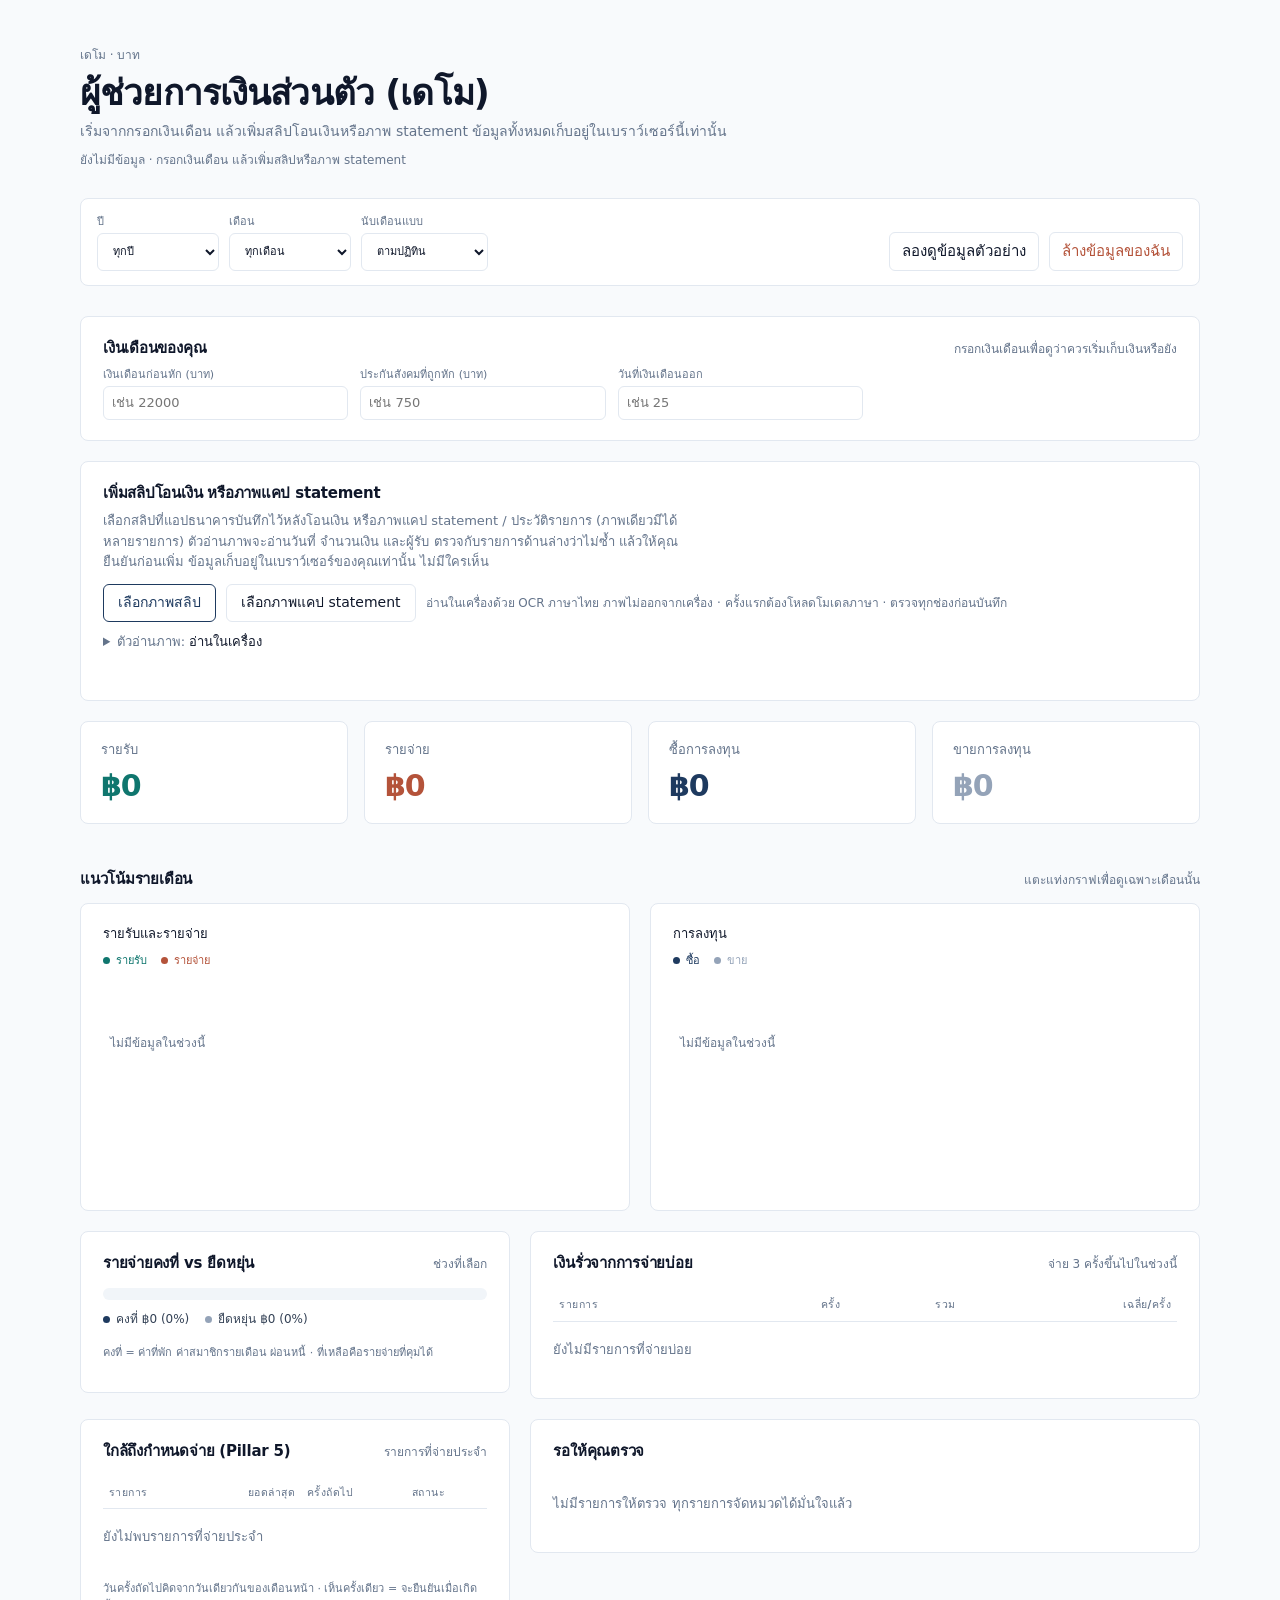
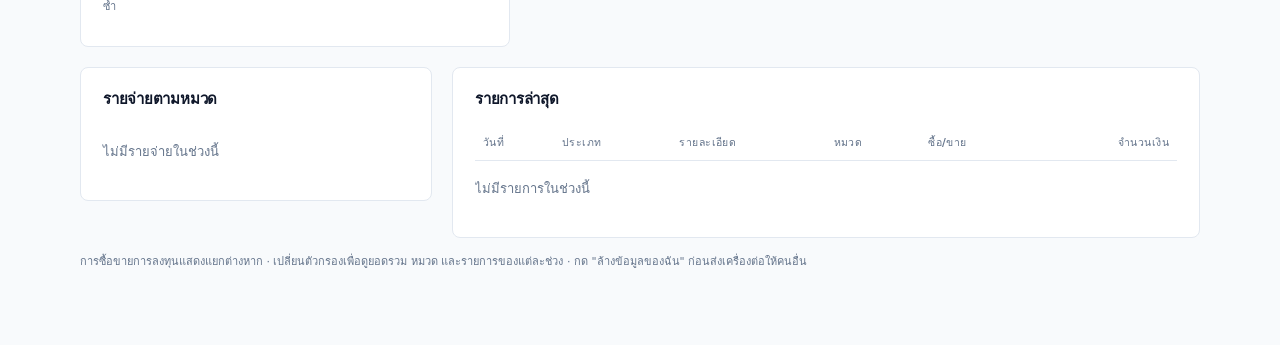
<file: demo/try-finance.html>
<!doctype html>
<html lang="th">
<head>
  <meta charset="utf-8">
  <meta name="viewport" content="width=device-width, initial-scale=1">
  <meta name="color-scheme" content="light">
  <title>Finance Agent Demo</title>
  <style>
    [hidden] { display: none !important; }
    :root {
      color-scheme: light;
      --page: #F8FAFC;
      --ink: #0F172A;
      --muted: #64748B;
      --line: #E2E8F0;
      --income: #0F766E;
      --expense: #B4533A;
      --buy: #1E3A5F;
      --sell: #94A3B8;
      --error: #a13e32;
      --soft: #F1F5F9;
    }
    * { box-sizing: border-box; }
    body {
      margin: 0;
      background: var(--page);
      color: var(--ink);
      font: 15px/1.55 Inter, system-ui, -apple-system, "Segoe UI", sans-serif;
    }
    button, select, input { font: inherit; }
    .app { width: min(1120px, 100%); margin: 0 auto; padding: 46px 30px 64px; }
    .topline { display: flex; align-items: flex-start; justify-content: space-between; gap: 24px; }
    .eyebrow { margin: 0 0 7px; color: var(--muted); font-size: 12px; letter-spacing: 0; text-transform: uppercase; }
    h1 { margin: 0; font-size: clamp(27px, 4vw, 35px); line-height: 1.2; letter-spacing: -.035em; font-weight: 550; }
    .subtitle { margin: 7px 0 0; color: var(--muted); font-size: 14px; }
    .status { margin-top: 9px; color: var(--muted); font-size: 12px; }
    .filters { display: flex; align-items: end; flex-wrap: wrap; gap: 10px; margin: 28px 0 30px; padding: 14px 0; border-top: 1px solid var(--line); border-bottom: 1px solid var(--line); }
    .filters label { display: grid; gap: 3px; color: var(--muted); font-size: 11px; }
    select, .button, .file-button {
      min-height: 38px;
      padding: 7px 11px;
      border: 1px solid var(--line);
      border-radius: 7px;
      background: transparent;
      color: var(--ink);
    }
    select { min-width: 122px; }
    .button, .file-button { cursor: pointer; }
    .button:hover, .file-button:hover, select:hover { border-color: #b8c4bc; }
    .button { margin-left: auto; }
    .file-picker { display: grid; }
    .file-picker input { max-width: 240px; }
    .error { margin: -14px 0 22px; padding: 11px 13px; border-left: 2px solid var(--error); color: var(--error); background: #fbf1ef; font-size: 13px; }
    .error[hidden] { display: none; }
    .summary { display: grid; grid-template-columns: repeat(4, minmax(0, 1fr)); margin: 0 0 44px; }
    .metric { min-width: 0; padding: 0 22px; border-left: 1px solid var(--line); }
    .metric:first-child { padding-left: 0; border-left: 0; }
    .metric-label { color: var(--muted); font-size: 13px; }
    .metric-value { margin-top: 7px; font-size: clamp(22px, 3vw, 30px); font-weight: 500; letter-spacing: -.035em; line-height: 1.25; font-variant-numeric: tabular-nums; white-space: nowrap; }
    .income-value { color: var(--income); }
    .expense-value { color: var(--expense); }
    .buy-value { color: var(--buy); }
    .sell-value { color: var(--sell); }
    .section { margin-top: 42px; }
    .section-heading { display: flex; align-items: baseline; justify-content: space-between; gap: 12px; margin-bottom: 13px; }
    h2 { margin: 0; font-size: 17px; font-weight: 550; letter-spacing: -.015em; }
    .section-note { color: var(--muted); font-size: 12px; }
    .chart-grid { display: grid; grid-template-columns: repeat(2, minmax(0, 1fr)); gap: 34px; }
    .chart-block { min-width: 0; }
    .chart-title { margin: 0 0 8px; font-size: 13px; font-weight: 500; }
    .chart-legend { display: flex; flex-wrap: wrap; gap: 14px; margin: 0 0 4px; color: var(--muted); font-size: 11px; }
    .legend-item { display: inline-flex; align-items: center; gap: 6px; }
    .legend-dot { width: 7px; height: 7px; border-radius: 50%; background: currentColor; }
    .legend-income { color: var(--income); }
    .legend-expense { color: var(--expense); }
    .legend-buy { color: var(--buy); }
    .legend-sell { color: var(--sell); }
    svg.chart { display: block; width: 100%; height: auto; overflow: visible; }
    .content-grid { display: grid; grid-template-columns: minmax(0, .9fr) minmax(0, 1.4fr); gap: 54px; align-items: start; }
    .category-list { display: grid; gap: 13px; }
    .category-row { display: grid; grid-template-columns: minmax(90px, 125px) minmax(50px, 1fr) auto; gap: 11px; align-items: center; font-size: 12px; }
    .category-name { overflow: hidden; color: #334155; text-overflow: ellipsis; white-space: nowrap; }
    .category-track { height: 6px; overflow: hidden; border-radius: 99px; background: var(--soft); }
    .category-bar { height: 100%; border-radius: inherit; background: #1E3A5F; }
    .category-amount { color: var(--muted); text-align: right; font-variant-numeric: tabular-nums; white-space: nowrap; }
    .empty-state { padding: 18px 0; color: var(--muted); font-size: 13px; }
    .table-wrap { overflow-x: auto; border-top: 1px solid var(--line); }
    table { width: 100%; border-collapse: collapse; min-width: 660px; }
    th, td { padding: 10px 8px; border-bottom: 1px solid var(--line); text-align: left; vertical-align: top; }
    th { color: var(--muted); font-size: 11px; font-weight: 450; white-space: nowrap; }
    td { font-size: 12px; }
    td.money { text-align: right; white-space: nowrap; font-variant-numeric: tabular-nums; }
    td.date, td.type, td.action { white-space: nowrap; }
    td.description { min-width: 140px; }
    .type-income { color: var(--income); }
    .type-expense { color: var(--expense); }
    .type-investment { color: var(--buy); }
    tr.needs-review td { background: #FFFBEB; }
    .quality-flag { color: #92400E; font-size: 11px; }
    .footnote { margin-top: 15px; color: var(--muted); font-size: 11px; }
    .health { display: grid; grid-template-columns: minmax(0, 1.1fr) minmax(0, 1fr); gap: 34px; margin: 0 0 44px; padding: 26px 28px; border: 1px solid var(--line); border-left: 4px solid var(--expense); border-radius: 10px; background: #fff; }
    .health.good { border-left-color: var(--income); }
    .health.watch { border-left-color: var(--buy); }
    .verdict { margin: 4px 0 6px; font-size: clamp(24px, 3.4vw, 31px); font-weight: 600; letter-spacing: -.03em; line-height: 1.2; }
    .health .verdict { color: var(--expense); }
    .health.good .verdict { color: var(--income); }
    .health.watch .verdict { color: var(--buy); }
    .health-reason { margin: 0; color: #334155; font-size: 14px; }
    .health-actions { margin: 12px 0 0; padding-left: 18px; font-size: 13px; color: #334155; }
    .health-actions li { margin-top: 4px; }
    .calc { display: grid; gap: 7px; font-size: 13px; font-variant-numeric: tabular-nums; }
    .calc-row { display: flex; justify-content: space-between; gap: 12px; padding-bottom: 7px; border-bottom: 1px solid var(--line); }
    .calc-row span:first-child { color: var(--muted); }
    .calc-row.total { border-bottom: 0; font-weight: 600; }
    .calc-note { color: var(--muted); font-size: 11px; }
    .split-track { display: flex; height: 12px; overflow: hidden; border-radius: 99px; background: var(--soft); margin: 6px 0 10px; }
    .split-fixed { background: #1E3A5F; }
    .split-var { background: #94A3B8; }
    .split-legend { display: flex; flex-wrap: wrap; gap: 16px; font-size: 12px; color: #334155; font-variant-numeric: tabular-nums; }
    .mini-table { width: 100%; min-width: 0; }
    .mini-table td, .mini-table th { padding: 8px 6px; }
    .badge { display: inline-block; padding: 1px 7px; border-radius: 99px; font-size: 10.5px; background: var(--soft); color: var(--muted); white-space: nowrap; }
    .badge.soon { background: #fbefe9; color: var(--expense); }
    .badge.ok { background: #e9f3ee; color: var(--income); }
    .review-list { display: grid; gap: 8px; }
    .review-item { padding: 10px 12px; border-radius: 8px; background: #FFFBEB; font-size: 12px; }
    .review-item b { font-weight: 550; }
    .review-flag { color: #92400E; font-size: 11px; }
    .view-note { margin: -18px 0 22px; color: var(--muted); font-size: 12px; }
    .view-note[hidden] { display: none; }
    @media (max-width: 760px) {
      .health { grid-template-columns: minmax(0, 1fr); padding: 20px 18px; gap: 22px; }
    }
    @media (max-width: 760px) {
      .app { padding: 30px 18px 46px; }
      .summary { grid-template-columns: repeat(2, minmax(0, 1fr)); row-gap: 22px; margin-bottom: 36px; }
      .metric { padding-left: 16px; }
      .metric:nth-child(odd) { padding-left: 0; border-left: 0; }
      .chart-grid, .content-grid { grid-template-columns: minmax(0, 1fr); gap: 30px; }
      .content-grid { gap: 40px; }
      .button { margin-left: 0; }
    }
    @media (max-width: 390px) {
      .app { padding-inline: 14px; }
      .metric { padding-right: 8px; padding-left: 12px; }
      .metric-value { font-size: 21px; }
      .category-row { grid-template-columns: 90px minmax(30px, 1fr) auto; gap: 7px; }
    }
    /* ---- Card layout ---- */
    .app { width: min(1180px, 100%); }
    .filters { border: 1px solid var(--line); border-radius: 8px; background: #FFFFFF; padding: 14px 16px; }
    .summary { gap: 16px; }
    .summary .metric, .metric:first-child { padding: 18px 20px; border: 1px solid var(--line); border-radius: 8px; background: #FFFFFF; }
    .metric-value { font-weight: 600; }
    .chart-grid, .content-grid { gap: 20px; }
    .chart-block, .content-grid > div { padding: 20px 22px; border: 1px solid var(--line); border-radius: 8px; background: #FFFFFF; }
    .section { margin-top: 20px; }
    .section > .section-heading { margin-bottom: 12px; }
    .health { border-radius: 8px; border-left-width: 4px; background: #FFFFFF; margin-bottom: 20px; }
    h1 { font-weight: 650; letter-spacing: -.025em; }
    h2 { font-size: 15px; font-weight: 600; }
    th { font-weight: 550; text-transform: uppercase; letter-spacing: .04em; font-size: 10.5px; }
    select, .button, .file-button { border-radius: 6px; background: #FFFFFF; }
    .button { background: #1E3A5F; border-color: #1E3A5F; color: #FFFFFF; }
    .button:hover { background: #0F172A; border-color: #0F172A; }
    .table-wrap { border-top: 0; }
    .badge.ok { background: #E6F2F1; }
    .ghost-button { min-height: 38px; padding: 7px 12px; border: 1px solid var(--line); border-radius: 6px; background: #FFFFFF; color: var(--ink); cursor: pointer; }
    .ghost-button:hover { border-color: #94A3B8; }
    .ghost-button.danger { color: var(--expense); }
    #example-button { margin-left: auto; }
    .salary-form { max-width: 760px; }
    .clear-confirm { display: flex; flex-wrap: wrap; gap: 10px; align-items: center; justify-content: space-between; margin: 0 0 20px; }
    .clear-confirm[hidden] { display: none; }
    @media (max-width: 760px) { #example-button { margin-left: 0; } }
    .reader-box { margin: 10px 0 0; font-size: 13px; }
    .reader-box summary { cursor: pointer; color: var(--muted); }
    .reader-label { color: var(--ink); font-weight: 550; }
    .reader-body { display: grid; gap: 8px; margin-top: 8px; padding: 12px; border: 1px solid var(--line); border-radius: 6px; background: var(--soft); }
    .reader-option { display: flex; gap: 8px; align-items: flex-start; cursor: pointer; }
    .reader-option span { display: grid; }
    .reader-option small { color: var(--muted); font-size: 12px; }
    .reader-api { display: grid; gap: 8px; padding-left: 24px; }
    .reader-api label { display: grid; gap: 3px; color: var(--muted); font-size: 12px; }
    .reader-api input[type=password], .reader-api input[type=text] { min-height: 34px; padding: 5px 8px; border: 1px solid var(--line); border-radius: 6px; background: #FFFFFF; color: var(--ink); max-width: 360px; }
    .reader-api .reader-remember { display: flex; gap: 6px; align-items: center; color: var(--ink); }
    .reader-help { margin: 0; color: var(--muted); font-size: 12px; }
    .reader-consent { margin: 8px 0; padding: 10px 12px; border: 1px solid #E8C9BC; border-radius: 6px; background: #FBEFE9; font-size: 13px; }
    .reader-consent p { margin: 0 0 8px; }
    .slip-panel { margin: 0 0 20px; padding: 20px 22px; border: 1px solid var(--line); border-radius: 8px; background: #FFFFFF; }
    .slip-panel .section-heading { margin-bottom: 6px; }
    .slip-intro { margin: 0 0 12px; color: var(--muted); font-size: 13px; max-width: 70ch; }
    .slip-actions { display: flex; flex-wrap: wrap; gap: 10px; align-items: center; }
    .slip-choose { display: inline-flex; align-items: center; min-height: 38px; padding: 7px 14px; border: 1px solid #1E3A5F; border-radius: 6px; color: #1E3A5F; background: #FFFFFF; cursor: pointer; font-size: 14px; }
    .slip-choose:hover { background: #F1F5F9; }
    .slip-choose:focus-within { outline: 2px solid #1E3A5F; outline-offset: 2px; }
    .slip-choose input { position: absolute; width: 1px; height: 1px; opacity: 0; }
    .slip-note { color: var(--muted); font-size: 12px; }
    .slip-cards { display: grid; gap: 14px; margin-top: 14px; }
    .slip-card { display: grid; grid-template-columns: 120px minmax(0, 1fr); gap: 16px; padding: 14px; border: 1px solid var(--line); border-radius: 8px; background: #F8FAFC; }
    .slip-card img { width: 120px; max-width: 100%; max-height: 200px; object-fit: contain; object-position: top; border: 1px solid var(--line); border-radius: 4px; background: #FFFFFF; }
    .slip-form { display: grid; grid-template-columns: repeat(3, minmax(0, 1fr)); gap: 10px 12px; align-content: start; }
    .slip-form label { display: grid; gap: 3px; color: var(--muted); font-size: 11px; min-width: 0; }
    .slip-form input, .slip-form select { min-height: 34px; padding: 5px 8px; border: 1px solid var(--line); border-radius: 6px; background: #FFFFFF; color: var(--ink); font: inherit; font-size: 13px; min-width: 0; width: 100%; }
    .slip-form .wide { grid-column: 1 / -1; }
    .slip-status { grid-column: 1 / -1; display: flex; flex-wrap: wrap; gap: 8px; align-items: center; font-size: 12px; color: var(--muted); }
    .slip-warn { grid-column: 1 / -1; padding: 8px 10px; border-radius: 6px; background: #FFFBEB; color: #92400E; font-size: 12px; }
    .slip-buttons { grid-column: 1 / -1; display: flex; gap: 8px; flex-wrap: wrap; }
    .slip-buttons button { min-height: 34px; padding: 6px 14px; border-radius: 6px; border: 1px solid var(--line); background: #FFFFFF; color: var(--ink); cursor: pointer; font-size: 13px; }
    .slip-buttons button.primary { background: #1E3A5F; border-color: #1E3A5F; color: #FFFFFF; }
    .slip-buttons button:disabled { opacity: .5; cursor: default; }
    .saved-slips { margin-top: 14px; display: grid; gap: 6px; }
    .saved-slip { display: flex; justify-content: space-between; gap: 12px; align-items: center; padding: 8px 10px; border: 1px solid var(--line); border-radius: 6px; font-size: 12px; }
    .saved-slip span { min-width: 0; overflow-wrap: anywhere; }
    .saved-slip button { border: 1px solid var(--line); background: #FFFFFF; border-radius: 6px; padding: 3px 10px; cursor: pointer; font-size: 12px; color: var(--expense); }
    .sr-only { position: absolute; width: 1px; height: 1px; overflow: hidden; clip: rect(0 0 0 0); white-space: nowrap; }
    .slip-choose.secondary { border-color: var(--line); color: var(--ink); }
    .stmt-card { grid-template-columns: 120px minmax(0, 1fr); }
    .stmt-body { display: grid; gap: 10px; align-content: start; min-width: 0; }
    .stmt-wrap { overflow-x: auto; border: 1px solid var(--line); border-radius: 6px; background: #FFFFFF; max-height: 520px; overflow-y: auto; }
    @media (max-width: 760px) { .stmt-card img { max-height: 140px; } }
    .stmt-table { width: 100%; min-width: 790px; border-collapse: collapse; font-size: 12px; table-layout: fixed; }
    .stmt-table th { position: sticky; top: 0; background: #F1F5F9; text-align: left; font-weight: 600; color: var(--muted); font-size: 11px; padding: 6px; border-bottom: 1px solid var(--line); }
    .stmt-table th:nth-child(1) { width: 34px; } .stmt-table th:nth-child(2) { width: 132px; } .stmt-table th:nth-child(3) { width: 118px; } .stmt-table th:nth-child(5) { width: 104px; } .stmt-table th:nth-child(6) { width: 112px; } .stmt-table th:nth-child(7) { width: 136px; }
    .stmt-table td { padding: 4px 6px; border-top: 1px solid var(--line); vertical-align: middle; }
    .stmt-table input:not([type=checkbox]), .stmt-table select { width: 100%; min-width: 0; min-height: 30px; padding: 3px 6px; border: 1px solid var(--line); border-radius: 5px; background: #FFFFFF; color: var(--ink); font: inherit; font-size: 12px; }
    .stmt-table input[type=checkbox] { width: 16px; height: 16px; }
    .stmt-table tr.stmt-unsure td { background: #FFFBEB; }
    .stmt-table tr.stmt-dup td { background: #F1F5F9; }
    .stmt-table tr.stmt-off td input:not([type=checkbox]), .stmt-table tr.stmt-off td select { color: var(--muted); }
    .stmt-table tr.stmt-missing td { background: #FEF2F2; }
    .stmt-table tr.stmt-note-row td { border-top: 0; padding: 0 6px 6px 46px; color: #92400E; font-size: 11px; }
    .stmt-table tr.stmt-dup + tr.stmt-note-row td { color: var(--muted); }
    @media (max-width: 760px) {
      .slip-card { grid-template-columns: minmax(0, 1fr); }
      .slip-card img { width: 100%; max-height: 260px; }
      .slip-form { grid-template-columns: repeat(2, minmax(0, 1fr)); }
    }
    .content-grid:last-of-type { grid-template-columns: minmax(0, .8fr) minmax(0, 1.7fr); }
    .content-grid table:not(.mini-table) { min-width: 0; }
    td.money { padding-left: 4px; }
    @media (max-width: 760px) { .content-grid:last-of-type { grid-template-columns: minmax(0, 1fr); } .content-grid table:not(.mini-table) { min-width: 560px; } }
    @media (max-width: 760px) {
      .summary { gap: 12px; }
      .summary .metric, .metric:nth-child(odd) { padding: 14px 16px; border: 1px solid var(--line); }
      .chart-block, .content-grid > div { padding: 16px; }
    }
  </style>
  <main class="app">
    <header class="topline">
      <div>
        <p class="eyebrow">เดโม · บาท</p>
        <h1>ผู้ช่วยการเงินส่วนตัว (เดโม)</h1>
        <p class="subtitle">เริ่มจากกรอกเงินเดือน แล้วเพิ่มสลิปโอนเงินหรือภาพ statement ข้อมูลทั้งหมดเก็บอยู่ในเบราว์เซอร์นี้เท่านั้น</p>
        <div id="status" class="status" role="status" aria-live="polite">กำลังโหลด…</div>
      </div>
    </header>

    <section class="filters" aria-label="ตัวกรอง">
      <label for="year-filter">ปี
        <select id="year-filter" disabled><option>กำลังโหลด…</option></select>
      </label>
      <label for="month-filter">เดือน
        <select id="month-filter" disabled>
          <option value="all">ทุกเดือน</option>
          <option value="01">มกราคม</option><option value="02">กุมภาพันธ์</option><option value="03">มีนาคม</option>
          <option value="04">เมษายน</option><option value="05">พฤษภาคม</option><option value="06">มิถุนายน</option>
          <option value="07">กรกฎาคม</option><option value="08">สิงหาคม</option><option value="09">กันยายน</option>
          <option value="10">ตุลาคม</option><option value="11">พฤศจิกายน</option><option value="12">ธันวาคม</option>
        </select>
      </label>
      <label for="view-filter">นับเดือนแบบ
        <select id="view-filter">
          <option value="calendar">ตามปฏิทิน</option>
          <option value="cycle">ตามรอบเงินเดือน</option>
        </select>
      </label>
      <button id="example-button" class="ghost-button" type="button">ลองดูข้อมูลตัวอย่าง</button>
      <button id="clear-button" class="ghost-button danger" type="button">ล้างข้อมูลของฉัน</button>
    </section>

    <div id="error-message" class="error" role="alert" hidden></div>
    <p id="view-note" class="view-note" hidden></p>

    <section class="slip-panel" aria-labelledby="salary-heading">
      <div class="section-heading"><h2 id="salary-heading">เงินเดือนของคุณ</h2><span id="salary-note" class="section-note"></span></div>
      <div class="slip-form salary-form">
        <label for="gross-input">เงินเดือนก่อนหัก (บาท)<input id="gross-input" type="number" min="0" step="1" placeholder="เช่น 22000"></label>
        <label for="sso-input">ประกันสังคมที่ถูกหัก (บาท)<input id="sso-input" type="number" min="0" step="1" placeholder="เช่น 750"></label>
        <label for="payday-input">วันที่เงินเดือนออก<input id="payday-input" type="number" min="1" max="31" step="1" placeholder="เช่น 25"></label>
      </div>
    </section>
    <div id="clear-confirm" class="slip-warn clear-confirm" hidden>
      <span>ลบทุกอย่างที่กรอกในหน้านี้ (เงินเดือน สลิป และรายการจาก statement) ใช่ไหม? ลบแล้วกู้คืนไม่ได้</span>
      <span class="slip-buttons"><button id="clear-yes" type="button" class="primary">ลบข้อมูลของฉัน</button><button id="clear-no" type="button">ยกเลิก</button></span>
    </div>

    <section id="slip-panel" class="slip-panel" aria-labelledby="slip-heading">
      <div class="section-heading"><h2 id="slip-heading">เพิ่มสลิปโอนเงิน หรือภาพแคป statement</h2><span id="slip-count" class="section-note"></span></div>
      <p class="slip-intro">เลือกสลิปที่แอปธนาคารบันทึกไว้หลังโอนเงิน หรือภาพแคป statement / ประวัติรายการ (ภาพเดียวมีได้หลายรายการ) ตัวอ่านภาพจะอ่านวันที่ จำนวนเงิน และผู้รับ ตรวจกับรายการด้านล่างว่าไม่ซ้ำ แล้วให้คุณยืนยันก่อนเพิ่ม ข้อมูลเก็บอยู่ในเบราว์เซอร์ของคุณเท่านั้น ไม่มีใครเห็น</p>
      <div class="slip-actions">
        <label class="slip-choose" for="slip-file">เลือกภาพสลิป<input id="slip-file" type="file" accept="image/png,image/jpeg,image/webp" multiple></label>
        <label class="slip-choose secondary" for="stmt-file">เลือกภาพแคป statement<input id="stmt-file" type="file" accept="image/png,image/jpeg,image/webp" multiple></label>
        <span id="slip-note" class="slip-note">กำลังตรวจว่าอ่านสลิปได้ไหม…</span>
      </div>
      <div id="reader-box"></div>
      <div id="slip-cards" class="slip-cards"></div>
      <div id="saved-slips" class="saved-slips"></div>
    </section>

    <section id="health" class="health" aria-labelledby="verdict" hidden>
      <div>
        <div class="metric-label">สุขภาพการเงินในเดือนทั่วไป</div>
        <div id="verdict" class="verdict">—</div>
        <p id="health-reason" class="health-reason"></p>
        <ul id="health-actions" class="health-actions"></ul>
      </div>
      <div class="calc" id="health-calc"></div>
    </section>

    <section class="summary" aria-label="ยอดรวมของช่วงที่เลือก">
      <article class="metric"><div class="metric-label">รายรับ</div><div id="total-income" class="metric-value income-value">—</div></article>
      <article class="metric"><div class="metric-label">รายจ่าย</div><div id="total-expense" class="metric-value expense-value">—</div></article>
      <article class="metric"><div class="metric-label">ซื้อการลงทุน</div><div id="total-buy" class="metric-value buy-value">—</div></article>
      <article class="metric"><div class="metric-label">ขายการลงทุน</div><div id="total-sell" class="metric-value sell-value">—</div></article>
    </section>

    <section class="section" aria-labelledby="trend-heading">
      <div class="section-heading">
        <h2 id="trend-heading">แนวโน้มรายเดือน</h2>
        <span class="section-note">แตะแท่งกราฟเพื่อดูเฉพาะเดือนนั้น</span>
      </div>
      <div class="chart-grid">
        <div class="chart-block">
          <h3 class="chart-title">รายรับและรายจ่าย</h3>
          <div class="chart-legend" aria-hidden="true"><span class="legend-item legend-income"><i class="legend-dot"></i>รายรับ</span><span class="legend-item legend-expense"><i class="legend-dot"></i>รายจ่าย</span></div>
          <svg id="flow-chart" class="chart" role="img" aria-label="กราฟรายรับและรายจ่ายรายเดือน"></svg>
        </div>
        <div class="chart-block">
          <h3 class="chart-title">การลงทุน</h3>
          <div class="chart-legend" aria-hidden="true"><span class="legend-item legend-buy"><i class="legend-dot"></i>ซื้อ</span><span class="legend-item legend-sell"><i class="legend-dot"></i>ขาย</span></div>
          <svg id="investment-chart" class="chart" role="img" aria-label="กราฟซื้อขายการลงทุนรายเดือน"></svg>
        </div>
      </div>
    </section>

    <section class="section content-grid">
      <div>
        <div class="section-heading"><h2>รายจ่ายคงที่ vs ยืดหยุ่น</h2><span class="section-note">ช่วงที่เลือก</span></div>
        <div id="split-track" class="split-track"></div>
        <div id="split-legend" class="split-legend"></div>
        <p class="footnote">คงที่ = ค่าที่พัก ค่าสมาชิกรายเดือน ผ่อนหนี้ · ที่เหลือคือรายจ่ายที่คุมได้</p>
      </div>
      <div>
        <div class="section-heading"><h2>เงินรั่วจากการจ่ายบ่อย</h2><span class="section-note">จ่าย 3 ครั้งขึ้นไปในช่วงนี้</span></div>
        <div class="table-wrap">
          <table class="mini-table">
            <thead><tr><th>รายการ</th><th style="text-align:right">ครั้ง</th><th style="text-align:right">รวม</th><th style="text-align:right">เฉลี่ย/ครั้ง</th></tr></thead>
            <tbody id="leak-rows"></tbody>
          </table>
          <div id="leak-empty" class="empty-state" hidden>ยังไม่มีรายการที่จ่ายบ่อย</div>
        </div>
      </div>
    </section>

    <section class="section content-grid">
      <div>
        <div class="section-heading"><h2>ใกล้ถึงกำหนดจ่าย (Pillar 5)</h2><span class="section-note">รายการที่จ่ายประจำ</span></div>
        <div class="table-wrap">
          <table class="mini-table">
            <thead><tr><th>รายการ</th><th style="text-align:right">ยอดล่าสุด</th><th>ครั้งถัดไป</th><th>สถานะ</th></tr></thead>
            <tbody id="due-rows"></tbody>
          </table>
          <div id="due-empty" class="empty-state" hidden>ยังไม่พบรายการที่จ่ายประจำ</div>
        </div>
        <p class="footnote">วันครั้งถัดไปคิดจากวันเดียวกันของเดือนหน้า · เห็นครั้งเดียว = จะยืนยันเมื่อเกิดซ้ำ</p>
      </div>
      <div>
        <div class="section-heading"><h2>รอให้คุณตรวจ</h2><span id="review-count" class="section-note"></span></div>
        <div id="review-list" class="review-list"></div>
        <div id="review-empty" class="empty-state" hidden>ไม่มีรายการให้ตรวจ ทุกรายการจัดหมวดได้มั่นใจแล้ว</div>
      </div>
    </section>

    <section class="section content-grid">
      <div>
        <div class="section-heading"><h2>รายจ่ายตามหมวด</h2><span id="category-count" class="section-note"></span></div>
        <div id="category-list" class="category-list"></div>
        <div id="category-empty" class="empty-state" hidden>ไม่มีรายจ่ายในช่วงนี้</div>
      </div>
      <div>
        <div class="section-heading"><h2>รายการล่าสุด</h2><span id="transaction-count" class="section-note"></span></div>
        <div class="table-wrap">
          <table>
            <thead><tr><th>วันที่</th><th>ประเภท</th><th>รายละเอียด</th><th>หมวด</th><th>ซื้อ/ขาย</th><th style="text-align:right">จำนวนเงิน</th></tr></thead>
            <tbody id="transaction-rows"></tbody>
          </table>
          <div id="table-empty" class="empty-state" hidden>ไม่มีรายการในช่วงนี้</div>
        </div>
      </div>
    </section>
    <p class="footnote">การซื้อขายการลงทุนแสดงแยกต่างหาก · เปลี่ยนตัวกรองเพื่อดูยอดรวม หมวด และรายการของแต่ละช่วง · กด "ล้างข้อมูลของฉัน" ก่อนส่งเครื่องต่อให้คนอื่น</p>
  </main>

  <script>
    // Image reader for slips and statement screenshots.
    // Engines: "claude" (Claude on claude.ai, handled by the page), "local" (Tesseract.js OCR in this browser),
    // "api" (the user's own Claude API key; the image is sent to Anthropic only after the user agrees).
    window.FinanceReader = (function () {
      const PREF = "demo-reader";
      const TESSERACT_URL = "https://cdn.jsdelivr.net/npm/tesseract.js@5.1.1/dist/tesseract.min.js";
      const st = { engine: "local", hasClaude: false, key: "", model: "claude-opus-5-5", remember: false, consent: false, worker: null, progress: null, note: function () {} };

      function loadPrefs() {
        try {
          const p = JSON.parse(localStorage.getItem(PREF) || "{}");
          if (p.engine) st.engine = p.engine;
          if (p.model) st.model = p.model;
          if (p.remember && p.key) { st.remember = true; st.key = p.key; }
        } catch (e) { /* storage blocked: defaults only */ }
      }
      function savePrefs() {
        try { localStorage.setItem(PREF, JSON.stringify({ engine: st.engine, model: st.model, remember: st.remember, key: st.remember ? st.key : "" })); } catch (e) { /* storage blocked */ }
      }
      function note() {
        if (st.engine === "claude") return "Claude บน claude.ai อ่านให้ · PNG, JPG หรือ WebP · Claude จะขออนุญาตในครั้งแรก";
        if (st.engine === "api") return st.key ? "ใช้ Claude API key ของคุณ · ภาพจะถูกส่งไป Anthropic หลังคุณกดยืนยันเท่านั้น" : "ใส่ Claude API key ในตัวเลือกด้านล่างก่อน";
        return "อ่านในเครื่องด้วย OCR ภาษาไทย ภาพไม่ออกจากเครื่อง · ครั้งแรกต้องโหลดโมเดลภาษา · ตรวจทุกช่องก่อนบันทึก";
      }
      function el(tag, attrs, text) {
        const e = document.createElement(tag);
        Object.keys(attrs || {}).forEach(function (k) { e.setAttribute(k, attrs[k]); });
        if (text) e.textContent = text;
        return e;
      }
      function buildUi(box) {
        box.replaceChildren();
        const det = el("details", { class: "reader-box" });
        const sum = el("summary"); const label = el("span", { class: "reader-label" });
        sum.append("ตัวอ่านภาพ: ", label); det.appendChild(sum);
        const body = el("div", { class: "reader-body" });
        const options = [
          ["claude", "Claude บน claude.ai", "แม่นที่สุด ใช้ได้เมื่อเปิดหน้านี้จากลิงก์ claude.ai"],
          ["local", "อ่านในเครื่อง (OCR ภาษาไทย)", "ฟรี ภาพไม่ออกจากเครื่อง แม่นน้อยกว่า ต้องตรวจทุกช่อง"],
          ["api", "ใช้ Claude API key ของฉัน", "แม่นเท่า claude.ai และจัดหมวดให้ ภาพถูกส่งไป Anthropic หลังกดยืนยัน คิดค่าใช้จ่ายกับ key ของคุณ"]
        ];
        options.forEach(function (o) {
          if (o[0] === "claude" && !st.hasClaude) return;
          const row = el("label", { class: "reader-option" });
          const r = el("input", { type: "radio", name: "reader-engine", value: o[0] });
          r.checked = st.engine === o[0];
          r.addEventListener("change", function () { if (r.checked) { st.engine = o[0]; savePrefs(); refresh(); } });
          const txt = el("span"); txt.append(el("strong", {}, o[1]), el("small", {}, o[2]));
          row.append(r, txt); body.appendChild(row);
        });
        const api = el("div", { class: "reader-api" });
        const keyLabel = el("label", { for: "reader-key" }, "Claude API key");
        const key = el("input", { id: "reader-key", type: "password", autocomplete: "off", placeholder: "sk-ant-…" }); key.value = st.key;
        key.addEventListener("input", function () { st.key = key.value.trim(); st.consent = false; savePrefs(); refresh(); });
        keyLabel.appendChild(key);
        const modelLabel = el("label", { for: "reader-model" }, "โมเดล");
        const model = el("input", { id: "reader-model", type: "text", autocomplete: "off" }); model.value = st.model;
        model.addEventListener("change", function () { st.model = model.value.trim() || "claude-opus-5-5"; model.value = st.model; savePrefs(); });
        modelLabel.appendChild(model);
        const remLabel = el("label", { class: "reader-remember" });
        const rem = el("input", { type: "checkbox" }); rem.checked = st.remember;
        rem.addEventListener("change", function () { st.remember = rem.checked; savePrefs(); });
        remLabel.append(rem, " จำ key ไว้ในเบราว์เซอร์นี้ (ไม่ติ๊ก = ลืมเมื่อปิดหน้า)");
        const help = el("p", { class: "reader-help" }, "สร้าง key ได้ที่ console.anthropic.com · key อยู่ในเบราว์เซอร์ของคุณเท่านั้น และส่งตรงไปที่ api.anthropic.com");
        api.append(keyLabel, modelLabel, remLabel, help); body.appendChild(api);
        det.appendChild(body); box.appendChild(det);
        function refresh() {
          label.textContent = st.engine === "claude" ? "Claude บน claude.ai" : st.engine === "api" ? "Claude API key ของฉัน" : "อ่านในเครื่อง";
          api.hidden = st.engine !== "api";
          if (st.engine === "api" && !st.key) det.open = true;
          st.note(note());
        }
        refresh();
      }
      function init(opts) {
        loadPrefs();
        st.hasClaude = !!opts.claude;
        st.note = opts.note || st.note;
        if (st.hasClaude && !localStorage_has()) st.engine = "claude";
        if (st.engine === "claude" && !st.hasClaude) st.engine = "local";
        const box = document.getElementById(opts.boxId || "reader-box");
        if (box) buildUi(box); else st.note(note());
      }
      function localStorage_has() { try { return !!localStorage.getItem(PREF); } catch (e) { return false; } }

      // ---------- helpers ----------
      function fail(code, th) { const e = new Error(th); e.code = code; e.message_th = th; return e; }
      function loadScript(src) {
        return new Promise(function (resolve, reject) {
          const s = document.createElement("script"); s.src = src; s.onload = resolve;
          s.onerror = function () { reject(fail("ocr_unavailable", "โหลดตัวอ่าน OCR ไม่ได้ ต้องต่ออินเทอร์เน็ตในการใช้ครั้งแรก")); };
          document.head.appendChild(s);
        });
      }
      function imageToBase64(file) {
        return new Promise(function (resolve, reject) {
          const url = URL.createObjectURL(file); const img = new Image();
          img.onload = function () {
            const max = 2000, scale = Math.min(1, max / Math.max(img.naturalWidth, img.naturalHeight));
            const small = scale === 1 && file.size < 3.5 * 1024 * 1024 && /^image\/(png|jpeg|webp)$/.test(file.type);
            if (small) {
              const fr = new FileReader();
              fr.onload = function () { URL.revokeObjectURL(url); resolve({ data: String(fr.result).split(",")[1], media: file.type }); };
              fr.onerror = function () { URL.revokeObjectURL(url); reject(fail("image_rejected", "อ่านไฟล์ภาพไม่ได้")); };
              fr.readAsDataURL(file); return;
            }
            const c = document.createElement("canvas"); c.width = Math.round(img.naturalWidth * scale); c.height = Math.round(img.naturalHeight * scale);
            c.getContext("2d").drawImage(img, 0, 0, c.width, c.height); URL.revokeObjectURL(url);
            resolve({ data: c.toDataURL("image/jpeg", 0.9).split(",")[1], media: "image/jpeg" });
          };
          img.onerror = function () { URL.revokeObjectURL(url); reject(fail("image_rejected", "อ่านไฟล์ภาพนี้ไม่ได้ ลองใช้ PNG หรือ JPG")); };
          img.src = url;
        });
      }
      function parseJsonText(text) {
        const s = String(text || ""); const a = s.indexOf("{"), b = s.lastIndexOf("}");
        if (a < 0 || b <= a) throw fail("invalid_json", "อ่านคำตอบของ Claude ไม่ได้");
        try { return JSON.parse(s.slice(a, b + 1)); } catch (e) { throw fail("invalid_json", "อ่านคำตอบของ Claude ไม่ได้"); }
      }

      // ---------- consent before an image leaves the device ----------
      function askConsent(box) {
        if (st.consent) return Promise.resolve("api");
        return new Promise(function (resolve) {
          const c = el("div", { class: "reader-consent", role: "group", "aria-label": "ยืนยันการส่งภาพ" });
          c.appendChild(el("p", {}, "ภาพนี้จะถูกส่งไปให้ Claude (Anthropic) อ่าน ด้วย API key ของคุณ ส่งไหม?"));
          const row = el("div", { class: "slip-buttons" });
          const once = el("button", { type: "button", class: "primary" }, "ส่งภาพนี้");
          const all = el("button", { type: "button" }, "ส่งได้ทุกภาพจนปิดหน้านี้");
          const local = el("button", { type: "button" }, "อ่านในเครื่องแทน");
          function done(v) { c.remove(); resolve(v); }
          once.addEventListener("click", function () { done("api"); });
          all.addEventListener("click", function () { st.consent = true; done("api"); });
          local.addEventListener("click", function () { done("local"); });
          row.append(once, all, local); c.appendChild(row); box.appendChild(c); once.focus();
        });
      }

      // ---------- engine: Claude API with the user's key ----------
      async function callApi(prompt, file, withFallback) {
        const img = await imageToBase64(file);
        const body = {
          model: st.model || "claude-opus-5-5",
          max_tokens: 16000,
          output_config: { effort: "low" },
          messages: [{ role: "user", content: [
            { type: "image", source: { type: "base64", media_type: img.media, data: img.data } },
            { type: "text", text: prompt + "\nReply with the JSON object only, no other text." }
          ] }]
        };
        const headers = { "content-type": "application/json", "x-api-key": st.key, "anthropic-version": "2023-06-01", "anthropic-dangerous-direct-browser-access": "true" };
        if (withFallback) { body.fallbacks = "default"; headers["anthropic-beta"] = "server-side-fallback-2026-07-01"; }
        let res;
        try { res = await fetch("https://api.anthropic.com/v1/messages", { method: "POST", headers: headers, body: JSON.stringify(body) }); }
        catch (e) { throw fail("network", "ต่อ api.anthropic.com ไม่ได้ ตรวจอินเทอร์เน็ตแล้วลองใหม่"); }
        let msg = null; try { msg = await res.json(); } catch (e) { msg = null; }
        if (!res.ok) {
          const m = msg && msg.error && msg.error.message ? String(msg.error.message) : "";
          if (res.status === 400 && withFallback && /fallback|beta/i.test(m)) return callApi(prompt, file, false);
          if (res.status === 401 || res.status === 403) throw fail("bad_key", "API key ใช้ไม่ได้ ตรวจ key อีกครั้ง");
          if (res.status === 429) throw fail("rate_limited", "เรียกถี่เกินไปหรือเครดิตหมด ลองใหม่ในอีกสักครู่");
          if (res.status === 404) throw fail("bad_model", "ไม่พบโมเดล " + body.model + " ลองแก้ชื่อโมเดล");
          throw fail("api_error", "Claude API ตอบกลับ " + res.status + (m ? ": " + m.slice(0, 120) : ""));
        }
        if (msg && msg.stop_reason === "refusal") throw fail("refused", "Claude ไม่อ่านภาพนี้ กรอกเองได้");
        const text = (msg && Array.isArray(msg.content) ? msg.content : []).filter(function (b) { return b.type === "text"; }).map(function (b) { return b.text; }).join("");
        return parseJsonText(text);
      }

      // ---------- engine: local OCR ----------
      async function ocr(file, status) {
        if (!window.Tesseract) await loadScript(TESSERACT_URL);
        st.progress = function (m) {
          if (!status) return;
          if (m.status === "recognizing text") status.textContent = "กำลังอ่านในเครื่อง… " + Math.round((m.progress || 0) * 100) + "%";
          else if (/load|initializ/i.test(m.status || "")) status.textContent = "กำลังเตรียมตัวอ่านภาษาไทย (ครั้งแรกอาจใช้เวลาสักพัก)…";
        };
        if (!st.worker) {
          st.worker = window.Tesseract.createWorker(["tha", "eng"], 1, { logger: function (m) { if (st.progress) st.progress(m); } });
          st.worker.catch(function () { st.worker = null; });
        }
        let w;
        try { w = await st.worker; } catch (e) { st.worker = null; throw fail("ocr_unavailable", "เตรียมตัวอ่าน OCR ไม่ได้ ต้องต่ออินเทอร์เน็ตในการใช้ครั้งแรก"); }
        const r = await w.recognize(file);
        return cleanText(r && r.data ? r.data.text : "");
      }
      const THAI_DIGITS = "๐๑๒๓๔๕๖๗๘๙";
      function cleanText(t) {
        return String(t || "")
          .replace(/[๐-๙]/g, function (d) { return String(THAI_DIGITS.indexOf(d)); })
          .replace(/[ \t]+/g, " ")
          .split(/\r?\n/).map(function (l) {
            // OCR sometimes spaces out every Thai letter; join them only when most tokens are single letters
            const toks = l.trim().split(" "), singles = toks.filter(function (x) { return /^[฀-๿]{1,2}$/.test(x); }).length;
            return toks.length > 3 && singles / toks.length > 0.6 ? l.replace(/([฀-๿]) (?=[฀-๿])/g, "$1").trim() : l.trim();
          }).filter(Boolean).join("\n");
      }
      const MONTHS = [
        ["ม.ค.", "มกราคม", "jan"], ["ก.พ.", "กุมภาพันธ์", "feb"], ["มี.ค.", "มีนาคม", "mar"], ["เม.ย.", "เมษายน", "apr"],
        ["พ.ค.", "พฤษภาคม", "may"], ["มิ.ย.", "มิถุนายน", "jun"], ["ก.ค.", "กรกฎาคม", "jul"], ["ส.ค.", "สิงหาคม", "aug"],
        ["ก.ย.", "กันยายน", "sep"], ["ต.ค.", "ตุลาคม", "oct"], ["พ.ย.", "พฤศจิกายน", "nov"], ["ธ.ค.", "ธันวาคม", "dec"]
      ];
      function abbrPattern(a) { return a.replace(/\./g, "").split("").map(function (ch) { return ch + "\\.?"; }).join("\\s?"); }
      const MONTH_RE = MONTHS.map(function (m, i) { return { i: i, re: new RegExp("(\\d{1,2})\\s*(?:" + m[1] + "|" + abbrPattern(m[0]) + "|" + m[2] + "[a-z]*\\.?)\\s*(\\d{4}|\\d{2})(?!\\d)", "i") }; });
      function toYear(y) {
        let n = Number(y);
        if (y.length === 2) n = n >= 60 ? 2500 + n - 543 : 2000 + n;
        else if (n > 2400) n -= 543;
        return n;
      }
      function iso(y, m, d) {
        if (!(m >= 1 && m <= 12 && d >= 1 && d <= 31 && y > 2000 && y < 2100)) return "";
        return y + "-" + String(m).padStart(2, "0") + "-" + String(d).padStart(2, "0");
      }
      function findDate(text) {
        for (let k = 0; k < MONTH_RE.length; k += 1) {
          const m = MONTH_RE[k].re.exec(text);
          if (m) { const v = iso(toYear(m[2]), MONTH_RE[k].i + 1, Number(m[1])); if (v) return v; }
        }
        const n = /(\d{1,2})[\/\-.](\d{1,2})[\/\-.](\d{4}|\d{2})(?!\d)/.exec(text);
        if (n) return iso(toYear(n[3]), Number(n[2]), Number(n[1]));
        return "";
      }
      function findTime(text) {
        const m = /(?:^|[^\d])([01]?\d|2[0-3])[:：](\d{2})(?::\d{2})?/.exec(text) || /(?:^|[^\d.,])([01]?\d|2[0-3])\.(\d{2})\s*น/.exec(text);
        return m ? String(m[1]).padStart(2, "0") + ":" + m[2] : "";
      }
      const NUM_RE = /[-+−]?\s?\d{1,3}(?:,\d{3})+(?:\.\d{2})?|[-+−]?\s?\d+\.\d{2}/g;
      function numbers(line) { return (line.match(NUM_RE) || []).map(function (s) { return { raw: s, value: Math.abs(Number(s.replace(/[\s,+−-]/g, ""))), sign: /^[-−]/.test(s.trim()) ? -1 : /^\+/.test(s.trim()) ? 1 : 0 }; }).filter(function (n) { return n.value > 0; }); }
      const FEE_RE = /ค่าธรรมเนียม|fee/i;
      function findAmount(lines) {
        const key = /จำนวน|ยอดเงิน|ยอดชำระ|amount|total|บาท|thb|฿/i;
        for (let i = 0; i < lines.length; i += 1) {
          if (FEE_RE.test(lines[i]) || /คงเหลือ|balance/i.test(lines[i])) continue;
          if (key.test(lines[i])) {
            let ns = numbers(lines[i]);
            if (!ns.length && i + 1 < lines.length && !FEE_RE.test(lines[i + 1])) ns = numbers(lines[i + 1]);
            if (ns.length) return ns[0].value;
          }
        }
        let best = 0;
        lines.forEach(function (l) { if (FEE_RE.test(l) || /คงเหลือ|balance/i.test(l)) return; numbers(l).forEach(function (n) { if (/\./.test(n.raw) && n.value > best) best = n.value; }); });
        return best || null;
      }
      const BANKS = [[/k\s?plus|กสิกร|kbank|kasikorn/i, "KBank"], [/scb|ไทยพาณิชย์/i, "SCB"], [/krungthai|กรุงไทย|ktb/i, "Krungthai"], [/bangkok bank|ธนาคารกรุงเทพ|bualuang|bbl/i, "Bangkok Bank"], [/krungsri|กรุงศรี/i, "krungsri"], [/truemoney|ทรูมันนี่/i, "TrueMoney"], [/ttb|ทหารไทย|ธนชาต/i, "ttb"], [/ออมสิน|gsb|mymo/i, "GSB"]];
      const CATS = [
        ["Subscriptions", /netflix|spotify|youtube|icloud|apple\.com|google\s?(one|play)|disney|viu|wetv|true\s?id/i],
        ["Food/Beverage", /7-?eleven|เซเว่น|cafe|คาเฟ่|กาแฟ|coffee|amazon|starbucks|grab\s?food|lineman|line man|foodpanda|robinhood|ร้านอาหาร|ก๋วยเตี๋ยว|ข้าว|ชานม|mk\b|kfc|mcdonald|ส้มตำ|หมูกระทะ|bubble/i],
        ["Groceries", /lotus|โลตัส|big\s?c|บิ๊กซี|tops|makro|แม็คโคร|villa|foodland|gourmet/i],
        ["Transportation", /grab(?!\s?food)|bolt|bts|mrt|ptt|ปตท|shell|bangchak|บางจาก|caltex|น้ำมัน|ทางด่วน|easy\s?pass|taxi|แท็กซี่|วินมอไซค์/i],
        ["Utilities", /การไฟฟ้า|\bpea\b|\bmea\b|การประปา|ค่าไฟ|ค่าน้ำ|\bais\b|true\s?move|dtac|3bb|internet|อินเทอร์เน็ต/i],
        ["Housing", /ค่าเช่า|ค่าห้อง|\brent\b|condo|คอนโด|นิติบุคคล|หอพัก|apartment/i],
        ["Shopping", /shopee|lazada|uniqlo|central|เซ็นทรัล|watsons|robinson|power\s?buy|ikea|h&m/i],
        ["Health", /โรงพยาบาล|hospital|คลินิก|clinic|pharmacy|ร้านยา|boots|ทันตกรรม|dental/i],
        ["Debt Repayment", /บัตรเครดิต|credit\s?card|ผ่อน|สินเชื่อ|loan/i],
        ["Fund", /กองทุน|\bfund\b|บลจ|asset\s?management|ssf|rmf/i]
      ];
      function guessCategory(text, allowed) {
        for (let i = 0; i < CATS.length; i += 1) if (CATS[i][1].test(text) && (!allowed || allowed.indexOf(CATS[i][0]) >= 0)) return CATS[i][0];
        return "";
      }
      const PERSON_RE = /^(?:นาย|นางสาว|น\.?ส\.?|นาง|mr\.?|mrs\.?|ms\.?|miss)\s*(.+)$/i;
      const COMPANY_RE = /^(?:บจก\.?|บมจ\.?|บริษัท|หจก\.?|ร้าน|co\.,?|company)\s*(.*)$/i;
      function displayName(line) {
        const p = PERSON_RE.exec(line); if (p) return { name: p[1].trim().split(/\s+/)[0], person: true };
        const c = COMPANY_RE.exec(line); if (c) return { name: line.trim(), person: false };
        return null;
      }
      function parseSlip(text, ctx) {
        const lines = text.split("\n");
        const date = findDate(text), time = findTime(text), amount = findAmount(lines);
        const isSlip = !!amount && (!!date || /สำเร็จ|โอนเงิน|ชำระ|successful|transfer|payment|promptpay|พร้อมเพย์/i.test(text));
        if (!isSlip) return { is_slip: false };
        const parties = [];
        lines.forEach(function (l) { const d = displayName(l); if (d && parties.length < 2) parties.push(d); });
        const accts = []; const accRe = /x{1,4}[-\s]?x?[-\s]?x?(\d{3,4})[-\s]?x/ig; let m;
        while ((m = accRe.exec(text)) && accts.length < 2) accts.push(m[1].slice(-4));
        const own = (ctx.ownAccounts || []).map(function (a) { return String(a).slice(-4); });
        const bank = (BANKS.find(function (b) { return b[0].test(text); }) || [null, ""])[1];
        const refM = /(?:เลขที่รายการ|รหัสอ้างอิง|เลขที่อ้างอิง|หมายเลขอ้างอิง|ref(?:erence)?\.?\s*(?:no\.?|id)?|transaction\s*id)\s*[:：]?\s*([A-Za-z0-9]{6,})/i.exec(text)
          || /\b(?=[A-Za-z0-9]*\d)(?=[A-Za-z0-9]*[A-Za-z])[A-Za-z0-9]{14,}\b/.exec(text);
        const ref = refM ? (refM[1] || refM[0]).slice(-6) : "";
        const category = guessCategory(text, ctx.categories);
        let receiver = parties[1] || null;
        const merchantLine = lines.find(function (l) { return guessCategory(l, ctx.categories); });
        if (!receiver && merchantLine) receiver = { name: merchantLine.replace(/[:：].*$/, "").slice(0, 40), person: false };
        let direction = "out";
        if (accts.length === 2 && own.indexOf(accts[0]) >= 0 && own.indexOf(accts[1]) >= 0) direction = "own";
        else if (/รับเงิน|เงินเข้า|received|incoming/i.test(text) && !/โอนเงินสำเร็จ|ชำระเงินสำเร็จ/.test(text)) direction = "in";
        const type = direction === "own" ? "transfer" : direction === "in" ? "income" : category === "Fund" ? "investment" : "expense";
        const cat = direction === "own" ? "Transfer money" : category || "Other";
        const unclear = [];
        if (!date) unclear.push("date"); if (!time) unclear.push("time"); if (!receiver) unclear.push("receiver");
        if (!category && direction !== "own") unclear.push("category");
        const found = [date, time, amount, receiver, ref].filter(Boolean).length;
        return {
          is_slip: true, date: date, time: time, amount: amount,
          sender: parties[0] ? parties[0].name : "", receiver: receiver ? receiver.name : "",
          sender_account_suffix: accts[0] || "", receiver_account_suffix: accts[1] || "", bank: bank, memo: "", ref_suffix: ref,
          direction: direction, transaction_type: type, category: cat,
          description: receiver ? (direction === "own" ? "โอนเข้าบัญชีตัวเอง" : (direction === "in" ? "รับเงินจาก " : "โอนให้ ") + receiver.name) : "",
          confidence: Math.min(0.85, 0.35 + found * 0.1), unclear: unclear, engine: "local"
        };
      }
      function parseStatement(text, ctx) {
        const lines = text.split("\n");
        const bank = (BANKS.find(function (b) { return b[0].test(text); }) || [null, ""])[1];
        const acc = /x{1,4}[-\s]?x?[-\s]?x?(\d{3,4})[-\s]?x/i.exec(text);
        const rows = []; let currentDate = "", lastLabel = "";
        lines.forEach(function (line) {
          const d = findDate(line); if (d) currentDate = d;
          const ns = numbers(line).filter(function (n) { return /\./.test(n.raw); });
          const rest = line.replace(NUM_RE, " ").replace(/(\d{1,2})[:：](\d{2})(?::\d{2})?\s*(?:น\.?)?/g, " ").replace(/บาท|thb|฿/ig, " ").replace(/\s+/g, " ").trim();
          if (!ns.length) { if (!d && rest.length > 1) lastLabel = rest; return; }
          if (/^(?:ยอดคงเหลือ|คงเหลือ|balance|ยอดเงินคงเหลือ)\b/i.test(rest) && ns.length === 1) return;
          let desc = rest;
          if (d) desc = desc.replace(/\d{1,2}\s*\S+\s*\d{2,4}/, "").trim();
          if (desc.length < 2) desc = lastLabel;
          const amt = ns[0], bal = ns.length > 1 ? ns[ns.length - 1].value : null;
          const all = (line + " " + desc);
          let flow = amt.sign > 0 ? "in" : amt.sign < 0 ? "out" : "unknown";
          if (flow === "unknown") flow = /เข้า|รับ|ฝาก|deposit|received|\bin\b|cash\s?in|refund|คืนเงิน/i.test(all) ? "in" : /โอน|ชำระ|จ่าย|ถอน|ซื้อ|หัก|withdraw|payment|purchase|\bout\b|paid/i.test(all) ? "out" : "unknown";
          const ownMove = /บัญชีตัวเอง|own account|ระหว่างบัญชี/i.test(all);
          const category = ownMove ? "Transfer money" : guessCategory(all, ctx.categories);
          const type = ownMove ? "transfer" : flow === "in" ? "income" : flow === "out" ? (category === "Fund" ? "investment" : "expense") : "";
          const unclear = [];
          if (!currentDate) unclear.push("date"); if (flow === "unknown") unclear.push("flow"); if (!category) unclear.push("category");
          rows.push({ date: currentDate, time: findTime(line), description: desc.slice(0, 60), amount: amt.value, flow: flow, balance: bal, own_transfer: ownMove, transaction_type: type, category: category || "Other", confidence: unclear.length ? 0.5 : 0.7, unclear: unclear });
          lastLabel = "";
        });
        if (!rows.length) return { is_statement: false };
        return { is_statement: true, bank: bank, account_suffix: acc ? acc[1].slice(-4) : "", rows: rows, cut_off_rows: 0, engine: "local" };
      }

      // ---------- public read ----------
      async function read(kind, file, prompt, ctx) {
        let engine = st.engine;
        if (engine === "api") {
          if (!st.key) throw fail("no_key", "ยังไม่ได้ใส่ Claude API key เปิด \"ตัวอ่านภาพ\" ด้านบนเพื่อใส่ key หรือเลือกอ่านในเครื่อง");
          if (ctx.status) ctx.status.textContent = "รอคุณยืนยันการส่งภาพ…";
          engine = await askConsent(ctx.box || document.body);
          if (engine === "api") {
            if (ctx.status) ctx.status.textContent = "Claude กำลังอ่าน " + file.name + "…";
            return callApi(prompt, file, true);
          }
        }
        const text = await ocr(file, ctx.status);
        if (!text) throw fail("ocr_empty", "อ่านตัวอักษรในภาพนี้ไม่ได้ ลองภาพที่ชัดกว่านี้ หรือกรอกเอง");
        return kind === "statement" ? parseStatement(text, ctx) : parseSlip(text, ctx);
      }
      return { init: init, read: read, engine: function () { return st.engine; }, note: note, _parseSlip: parseSlip, _parseStatement: parseStatement, _clean: cleanText };
    })();
  </script>
  <script>
    // Built-in copy of demo/database.example.csv so the demo works when opened by double-click.
    const EXAMPLE_CSV = "transaction_id,date,transaction_type,description,amount_thb,category,action,year_month,source,source_reference,data_quality_flag\nTXN000001,2026-08-25,income,Salary - Example Co. Ltd. (net after social security) (Bank 01:10),21125.00,Salary,,2026-08,bank_statement,example_statement.pdf,\nTXN000002,2026-08-25,expense,Grab taxi (Bank 08:09),59.00,Transportation,,2026-08,bank_statement,example_statement.pdf,\nTXN000003,2026-08-25,transfer,Transfer to own savings account X7310 (Bank 08:30),3000.00,Transfer money,,2026-08,bank_statement,example_statement.pdf,\nTXN000004,2026-08-25,expense,Watsons (Bank 18:32),189.00,Shopping,,2026-08,bank_statement,example_statement.pdf,\nTXN000005,2026-08-25,expense,TrueMoney top-up - 7-Eleven food (Bank 19:34),80.00,Food/Beverage,,2026-08,bank_statement,example_statement.pdf,\nTXN000006,2026-08-26,expense,Grab taxi (Bank 08:15),42.00,Transportation,,2026-08,bank_statement,example_statement.pdf,\nTXN000007,2026-08-26,expense,Food court lunch (Bank 12:03),55.00,Food/Beverage,,2026-08,bank_statement,example_statement.pdf,\nTXN000008,2026-08-26,expense,Uniqlo (Bank 18:37),189.00,Shopping,,2026-08,bank_statement,example_statement.pdf,\nTXN000009,2026-08-27,expense,Grab taxi (Bank 08:08),55.00,Transportation,,2026-08,bank_statement,example_statement.pdf,\nTXN000010,2026-08-27,expense,Monthly room rent - Example Residence (Bank 09:15),6500.00,Housing,,2026-08,bank_statement,example_statement.pdf,\nTXN000011,2026-08-27,expense,Food court lunch (Bank 12:34),70.00,Food/Beverage,,2026-08,bank_statement,example_statement.pdf,\nTXN000012,2026-08-27,expense,Bubble tea shop (Bank 15:36),65.00,Food/Beverage,,2026-08,bank_statement,example_statement.pdf,\nTXN000013,2026-08-27,expense,TrueMoney top-up - 7-Eleven food (Bank 19:43),100.00,Food/Beverage,,2026-08,bank_statement,example_statement.pdf,\nTXN000014,2026-08-28,expense,Grab taxi (Bank 08:03),63.00,Transportation,,2026-08,bank_statement,example_statement.pdf,\nTXN000015,2026-08-28,expense,Som tam shop (Bank 12:43),60.00,Food/Beverage,,2026-08,bank_statement,example_statement.pdf,\nTXN000016,2026-08-29,expense,Grab taxi (Bank 08:49),48.00,Transportation,,2026-08,bank_statement,example_statement.pdf,\nTXN000017,2026-08-29,expense,Som tam shop (Bank 12:19),60.00,Food/Beverage,,2026-08,bank_statement,example_statement.pdf,\nTXN000018,2026-08-30,expense,Grab taxi (Bank 08:48),55.00,Transportation,,2026-08,bank_statement,example_statement.pdf,\nTXN000019,2026-08-30,expense,Som tam shop (Bank 12:31),50.00,Food/Beverage,,2026-08,bank_statement,example_statement.pdf,\nTXN000020,2026-08-30,expense,Bubble tea shop (Bank 15:35),95.00,Food/Beverage,,2026-08,bank_statement,example_statement.pdf,\nTXN000021,2026-08-31,expense,Grab taxi (Bank 08:29),42.00,Transportation,,2026-08,bank_statement,example_statement.pdf,\nTXN000022,2026-08-31,investment,KAsset fund subscription (Bank 10:00),1000.00,Fund,Buy,2026-08,bank_statement,example_statement.pdf,\nTXN000023,2026-08-31,expense,Tops Market (Bank 17:44),320.00,Groceries,,2026-08,bank_statement,example_statement.pdf,\nTXN000024,2026-09-01,expense,Grab taxi (Bank 08:43),59.00,Transportation,,2026-09,bank_statement,example_statement.pdf,\nTXN000025,2026-09-01,expense,Noodle shop (Bank 12:24),50.00,Food/Beverage,,2026-09,bank_statement,example_statement.pdf,\nTXN000026,2026-09-02,expense,Grab taxi (Bank 08:18),48.00,Transportation,,2026-09,bank_statement,example_statement.pdf,\nTXN000027,2026-09-02,expense,Bubble tea shop (Bank 15:25),95.00,Food/Beverage,,2026-09,bank_statement,example_statement.pdf,\nTXN000028,2026-09-02,expense,TrueMoney top-up - 7-Eleven food (Bank 19:31),80.00,Food/Beverage,,2026-09,bank_statement,example_statement.pdf,\nTXN000029,2026-09-03,expense,Netflix (Bank 00:05),419.00,Subscriptions,,2026-09,bank_statement,example_statement.pdf,\nTXN000030,2026-09-03,expense,Noodle shop (Bank 12:26),65.00,Food/Beverage,,2026-09,bank_statement,example_statement.pdf,\nTXN000031,2026-09-03,expense,Cafe Amazon (Bank 15:11),65.00,Food/Beverage,,2026-09,bank_statement,example_statement.pdf,\nTXN000032,2026-09-03,expense,Tops Market (Bank 17:37),210.00,Groceries,,2026-09,bank_statement,example_statement.pdf,\nTXN000033,2026-09-04,expense,Grab taxi (Bank 08:00),48.00,Transportation,,2026-09,bank_statement,example_statement.pdf,\nTXN000034,2026-09-04,expense,Noodle shop (Bank 12:23),55.00,Food/Beverage,,2026-09,bank_statement,example_statement.pdf,\nTXN000035,2026-09-05,expense,AIS mobile bill (Bank 07:40),599.00,Utilities,,2026-09,bank_statement,example_statement.pdf,\nTXN000036,2026-09-05,expense,Grab taxi (Bank 08:49),63.00,Transportation,,2026-09,bank_statement,example_statement.pdf,\nTXN000037,2026-09-05,expense,Som tam shop (Bank 12:25),50.00,Food/Beverage,,2026-09,bank_statement,example_statement.pdf,\nTXN000038,2026-09-06,expense,Grab taxi (Bank 08:07),55.00,Transportation,,2026-09,bank_statement,example_statement.pdf,\nTXN000039,2026-09-06,expense,TrueMoney top-up - 7-Eleven food (Bank 19:36),100.00,Food/Beverage,,2026-09,bank_statement,example_statement.pdf,\nTXN000040,2026-09-07,expense,Grab taxi (Bank 08:13),63.00,Transportation,,2026-09,bank_statement,example_statement.pdf,\nTXN000041,2026-09-07,expense,Noodle shop (Bank 12:40),60.00,Food/Beverage,,2026-09,bank_statement,example_statement.pdf,\nTXN000042,2026-09-08,expense,Food court lunch (Bank 12:19),55.00,Food/Beverage,,2026-09,bank_statement,example_statement.pdf,\nTXN000043,2026-09-08,expense,TrueMoney top-up - 7-Eleven food (Bank 19:21),120.00,Food/Beverage,,2026-09,bank_statement,example_statement.pdf,\nTXN000044,2026-09-09,expense,Grab taxi (Bank 08:33),55.00,Transportation,,2026-09,bank_statement,example_statement.pdf,\nTXN000045,2026-09-09,expense,Food court lunch (Bank 12:34),70.00,Food/Beverage,,2026-09,bank_statement,example_statement.pdf,\nTXN000046,2026-09-09,expense,TrueMoney top-up - 7-Eleven food (Bank 19:41),80.00,Food/Beverage,,2026-09,bank_statement,example_statement.pdf,\nTXN000047,2026-09-10,expense,Spotify Premium (Bank 00:12),149.00,Subscriptions,,2026-09,bank_statement,example_statement.pdf,\nTXN000048,2026-09-10,expense,Grab taxi (Bank 08:49),48.00,Transportation,,2026-09,bank_statement,example_statement.pdf,\nTXN000049,2026-09-10,expense,Noodle shop (Bank 12:49),55.00,Food/Beverage,,2026-09,bank_statement,example_statement.pdf,\nTXN000050,2026-09-11,expense,Grab taxi (Bank 08:25),48.00,Transportation,,2026-09,bank_statement,example_statement.pdf,\nTXN000051,2026-09-11,expense,Noodle shop (Bank 12:31),50.00,Food/Beverage,,2026-09,bank_statement,example_statement.pdf,\nTXN000052,2026-09-12,expense,Grab taxi (Bank 08:22),59.00,Transportation,,2026-09,bank_statement,example_statement.pdf,\nTXN000053,2026-09-13,expense,Grab taxi (Bank 08:30),48.00,Transportation,,2026-09,bank_statement,example_statement.pdf,\nTXN000054,2026-09-13,expense,Food court lunch (Bank 12:30),65.00,Food/Beverage,,2026-09,bank_statement,example_statement.pdf,\nTXN000055,2026-09-14,expense,Grab taxi (Bank 08:24),48.00,Transportation,,2026-09,bank_statement,example_statement.pdf,\nTXN000056,2026-09-14,expense,Som tam shop (Bank 12:11),60.00,Food/Beverage,,2026-09,bank_statement,example_statement.pdf,\nTXN000057,2026-09-14,expense,TrueMoney top-up - 7-Eleven food (Bank 19:46),150.00,Food/Beverage,,2026-09,bank_statement,example_statement.pdf,\nTXN000058,2026-09-15,expense,Grab taxi (Bank 08:08),42.00,Transportation,,2026-09,bank_statement,example_statement.pdf,\nTXN000059,2026-09-15,expense,Credit card payment (Bank 12:00),1250.00,Debt Repayment,,2026-09,bank_statement,example_statement.pdf,\nTXN000060,2026-09-15,expense,Khao man gai shop (Bank 12:29),70.00,Food/Beverage,,2026-09,bank_statement,example_statement.pdf,\nTXN000061,2026-09-16,expense,Grab taxi (Bank 08:08),42.00,Transportation,,2026-09,bank_statement,example_statement.pdf,\nTXN000062,2026-09-16,expense,Food court lunch (Bank 12:46),70.00,Food/Beverage,,2026-09,bank_statement,example_statement.pdf,\nTXN000063,2026-09-16,expense,Cafe Amazon (Bank 15:12),55.00,Food/Beverage,,2026-09,bank_statement,example_statement.pdf,\nTXN000064,2026-09-17,expense,Grab taxi (Bank 08:37),55.00,Transportation,,2026-09,bank_statement,example_statement.pdf,\nTXN000065,2026-09-17,expense,Khao man gai shop (Bank 12:26),50.00,Food/Beverage,,2026-09,bank_statement,example_statement.pdf,\nTXN000066,2026-09-18,expense,Khao man gai shop (Bank 12:32),70.00,Food/Beverage,,2026-09,bank_statement,example_statement.pdf,\nTXN000067,2026-09-18,expense,TrueMoney top-up - 7-Eleven food (Bank 19:32),80.00,Food/Beverage,,2026-09,bank_statement,example_statement.pdf,\nTXN000068,2026-09-19,expense,Grab taxi (Bank 08:09),48.00,Transportation,,2026-09,bank_statement,example_statement.pdf,\nTXN000069,2026-09-19,expense,Food court lunch (Bank 12:39),70.00,Food/Beverage,,2026-09,bank_statement,example_statement.pdf,\nTXN000070,2026-09-19,expense,TrueMoney top-up - 7-Eleven food (Bank 19:43),150.00,Food/Beverage,,2026-09,bank_statement,example_statement.pdf,\nTXN000071,2026-09-20,expense,Grab taxi (Bank 08:17),42.00,Transportation,,2026-09,bank_statement,example_statement.pdf,\nTXN000072,2026-09-21,expense,Grab taxi (Bank 08:39),63.00,Transportation,,2026-09,bank_statement,example_statement.pdf,\nTXN000073,2026-09-21,expense,TrueMoney top-up - 7-Eleven food (Bank 19:17),150.00,Food/Beverage,,2026-09,bank_statement,example_statement.pdf,\nTXN000074,2026-09-22,expense,Grab taxi (Bank 08:33),55.00,Transportation,,2026-09,bank_statement,example_statement.pdf,\nTXN000075,2026-09-22,expense,Cafe Amazon (Bank 15:28),120.00,Food/Beverage,,2026-09,bank_statement,example_statement.pdf,\nTXN000076,2026-09-23,expense,Grab taxi (Bank 08:15),59.00,Transportation,,2026-09,bank_statement,example_statement.pdf,\nTXN000077,2026-09-23,expense,Noodle shop (Bank 12:42),50.00,Food/Beverage,,2026-09,bank_statement,example_statement.pdf,\nTXN000078,2026-09-23,expense,Bubble tea shop (Bank 15:45),95.00,Food/Beverage,,2026-09,bank_statement,example_statement.pdf,\nTXN000079,2026-09-24,expense,Som tam shop (Bank 12:06),65.00,Food/Beverage,,2026-09,bank_statement,example_statement.pdf,\nTXN000080,2026-09-24,expense,Bubble tea shop (Bank 15:27),120.00,Food/Beverage,,2026-09,bank_statement,example_statement.pdf,\nTXN000081,2026-09-24,expense,TrueMoney top-up - 7-Eleven food (Bank 19:42),100.00,Food/Beverage,,2026-09,bank_statement,example_statement.pdf,\nTXN000082,2026-09-25,income,Salary - Example Co. Ltd. (net after social security) (Bank 01:10),21125.00,Salary,,2026-09,bank_statement,example_statement.pdf,\nTXN000083,2026-09-25,transfer,Transfer to own savings account X7310 (Bank 08:30),3000.00,Transfer money,,2026-09,bank_statement,example_statement.pdf,\nTXN000084,2026-09-25,expense,Grab taxi (Bank 08:46),55.00,Transportation,,2026-09,bank_statement,example_statement.pdf,\nTXN000085,2026-09-25,expense,Som tam shop (Bank 12:35),65.00,Food/Beverage,,2026-09,bank_statement,example_statement.pdf,\nTXN000086,2026-09-26,expense,Khao man gai shop (Bank 12:50),50.00,Food/Beverage,,2026-09,bank_statement,example_statement.pdf,\nTXN000087,2026-09-26,expense,TrueMoney top-up - 7-Eleven food (Bank 19:17),80.00,Food/Beverage,,2026-09,bank_statement,example_statement.pdf,\nTXN000088,2026-09-27,expense,Grab taxi (Bank 08:43),55.00,Transportation,,2026-09,bank_statement,example_statement.pdf,\nTXN000089,2026-09-27,expense,Monthly room rent - Example Residence (Bank 09:15),6500.00,Housing,,2026-09,bank_statement,example_statement.pdf,\nTXN000090,2026-09-27,expense,Som tam shop (Bank 12:34),60.00,Food/Beverage,,2026-09,bank_statement,example_statement.pdf,\nTXN000091,2026-09-27,expense,Shopee order (Bank 18:01),189.00,Shopping,,2026-09,bank_statement,example_statement.pdf,\nTXN000092,2026-09-27,expense,TrueMoney top-up - 7-Eleven food (Bank 19:03),100.00,Food/Beverage,,2026-09,bank_statement,example_statement.pdf,\nTXN000093,2026-09-28,expense,Grab taxi (Bank 08:14),42.00,Transportation,,2026-09,bank_statement,example_statement.pdf,\nTXN000094,2026-09-28,expense,Som tam shop (Bank 12:07),50.00,Food/Beverage,,2026-09,bank_statement,example_statement.pdf,\nTXN000095,2026-09-28,expense,TrueMoney top-up - 7-Eleven food (Bank 19:35),150.00,Food/Beverage,,2026-09,bank_statement,example_statement.pdf,\nTXN000096,2026-09-29,expense,Grab taxi (Bank 08:15),42.00,Transportation,,2026-09,bank_statement,example_statement.pdf,\nTXN000097,2026-09-29,expense,TrueMoney top-up - 7-Eleven food (Bank 19:11),100.00,Food/Beverage,,2026-09,bank_statement,example_statement.pdf,\nTXN000098,2026-09-30,expense,Grab taxi (Bank 08:28),63.00,Transportation,,2026-09,bank_statement,example_statement.pdf,\nTXN000099,2026-09-30,expense,Bubble tea shop (Bank 15:01),65.00,Food/Beverage,,2026-09,bank_statement,example_statement.pdf,\nTXN000100,2026-09-30,expense,TrueMoney top-up - 7-Eleven food (Bank 19:01),120.00,Food/Beverage,,2026-09,bank_statement,example_statement.pdf,\nTXN000101,2026-10-01,expense,Grab taxi (Bank 08:42),59.00,Transportation,,2026-10,bank_statement,example_statement.pdf,\nTXN000102,2026-10-01,investment,KAsset fund subscription (Bank 10:00),1000.00,Fund,Buy,2026-10,bank_statement,example_statement.pdf,\nTXN000103,2026-10-02,expense,Grab taxi (Bank 08:14),55.00,Transportation,,2026-10,bank_statement,example_statement.pdf,\nTXN000104,2026-10-02,expense,Khao man gai shop (Bank 12:45),65.00,Food/Beverage,,2026-10,bank_statement,example_statement.pdf,\nTXN000105,2026-10-02,expense,Tops Market (Bank 17:40),385.00,Groceries,,2026-10,bank_statement,example_statement.pdf,\nTXN000106,2026-10-03,expense,Netflix (Bank 00:05),419.00,Subscriptions,,2026-10,bank_statement,example_statement.pdf,\nTXN000107,2026-10-03,expense,Food court lunch (Bank 12:03),65.00,Food/Beverage,,2026-10,bank_statement,example_statement.pdf,\nTXN000108,2026-10-04,expense,Grab taxi (Bank 08:29),48.00,Transportation,,2026-10,bank_statement,example_statement.pdf,\nTXN000109,2026-10-04,expense,Food court lunch (Bank 12:28),60.00,Food/Beverage,,2026-10,bank_statement,example_statement.pdf,\nTXN000110,2026-10-04,expense,Cafe Amazon (Bank 15:19),95.00,Food/Beverage,,2026-10,bank_statement,example_statement.pdf,\nTXN000111,2026-10-04,expense,TrueMoney top-up - 7-Eleven food (Bank 19:21),120.00,Food/Beverage,,2026-10,bank_statement,example_statement.pdf,\nTXN000112,2026-10-05,expense,AIS mobile bill (Bank 07:40),599.00,Utilities,,2026-10,bank_statement,example_statement.pdf,\nTXN000113,2026-10-05,expense,Grab taxi (Bank 08:17),63.00,Transportation,,2026-10,bank_statement,example_statement.pdf,\nTXN000114,2026-10-05,expense,Cafe Amazon (Bank 15:05),120.00,Food/Beverage,,2026-10,bank_statement,example_statement.pdf,\nTXN000115,2026-10-05,expense,TrueMoney top-up - 7-Eleven food (Bank 19:49),80.00,Food/Beverage,,2026-10,bank_statement,example_statement.pdf,\nTXN000116,2026-10-06,expense,Grab taxi (Bank 08:40),48.00,Transportation,,2026-10,bank_statement,example_statement.pdf,\nTXN000117,2026-10-06,expense,Khao man gai shop (Bank 12:33),70.00,Food/Beverage,,2026-10,bank_statement,example_statement.pdf,\nTXN000118,2026-10-06,expense,Bubble tea shop (Bank 15:46),65.00,Food/Beverage,,2026-10,bank_statement,example_statement.pdf,\nTXN000119,2026-10-06,expense,Shopee order (Bank 18:45),590.00,Shopping,,2026-10,bank_statement,example_statement.pdf,\nTXN000120,2026-10-06,expense,TrueMoney top-up - 7-Eleven food (Bank 19:20),150.00,Food/Beverage,,2026-10,bank_statement,example_statement.pdf,\nTXN000121,2026-10-07,expense,Grab taxi (Bank 08:08),63.00,Transportation,,2026-10,bank_statement,example_statement.pdf,\nTXN000122,2026-10-07,expense,Shopee order (Bank 18:43),299.00,Shopping,,2026-10,bank_statement,example_statement.pdf,\nTXN000123,2026-10-08,expense,Grab taxi (Bank 08:40),55.00,Transportation,,2026-10,bank_statement,example_statement.pdf,\nTXN000124,2026-10-08,expense,TrueMoney top-up - 7-Eleven food (Bank 19:28),80.00,Food/Beverage,,2026-10,bank_statement,example_statement.pdf,\nTXN000125,2026-10-09,expense,Grab taxi (Bank 08:00),59.00,Transportation,,2026-10,bank_statement,example_statement.pdf,\nTXN000126,2026-10-10,expense,Spotify Premium (Bank 00:12),149.00,Subscriptions,,2026-10,bank_statement,example_statement.pdf,\nTXN000127,2026-10-10,expense,Grab taxi (Bank 08:47),59.00,Transportation,,2026-10,bank_statement,example_statement.pdf,\nTXN000128,2026-10-10,expense,Noodle shop (Bank 12:04),55.00,Food/Beverage,,2026-10,bank_statement,example_statement.pdf,\nTXN000129,2026-10-10,expense,Bubble tea shop (Bank 15:47),120.00,Food/Beverage,,2026-10,bank_statement,example_statement.pdf,\nTXN000130,2026-10-11,expense,Grab taxi (Bank 08:43),55.00,Transportation,,2026-10,bank_statement,example_statement.pdf,\nTXN000131,2026-10-11,expense,Uniqlo (Bank 18:09),450.00,Shopping,,2026-10,bank_statement,example_statement.pdf,\nTXN000132,2026-10-12,expense,Grab taxi (Bank 08:39),63.00,Transportation,,2026-10,bank_statement,example_statement.pdf,\nTXN000133,2026-10-12,expense,Food court lunch (Bank 12:30),65.00,Food/Beverage,,2026-10,bank_statement,example_statement.pdf,\nTXN000134,2026-10-12,expense,TrueMoney top-up - 7-Eleven food (Bank 19:43),80.00,Food/Beverage,,2026-10,bank_statement,example_statement.pdf,\nTXN000135,2026-10-12,expense,PromptPay to individual (Nok) (Bank 20:41),350.00,Transfer money,,2026-10,bank_statement,example_statement.pdf,needs_review: payment to individual - purpose unknown\nTXN000136,2026-10-13,expense,Grab taxi (Bank 08:29),59.00,Transportation,,2026-10,bank_statement,example_statement.pdf,\nTXN000137,2026-10-13,expense,Khao man gai shop (Bank 12:07),60.00,Food/Beverage,,2026-10,bank_statement,example_statement.pdf,\nTXN000138,2026-10-13,expense,Watsons (Bank 18:29),590.00,Shopping,,2026-10,bank_statement,example_statement.pdf,\nTXN000139,2026-10-14,expense,Grab taxi (Bank 08:13),42.00,Transportation,,2026-10,bank_statement,example_statement.pdf,\nTXN000140,2026-10-14,expense,Noodle shop (Bank 12:09),60.00,Food/Beverage,,2026-10,bank_statement,example_statement.pdf,\nTXN000141,2026-10-14,expense,TrueMoney top-up - 7-Eleven food (Bank 19:40),120.00,Food/Beverage,,2026-10,bank_statement,example_statement.pdf,\nTXN000142,2026-10-15,expense,Credit card payment (Bank 12:00),1250.00,Debt Repayment,,2026-10,bank_statement,example_statement.pdf,\nTXN000143,2026-10-15,expense,Khao man gai shop (Bank 12:01),50.00,Food/Beverage,,2026-10,bank_statement,example_statement.pdf,\nTXN000144,2026-10-16,expense,Grab taxi (Bank 08:24),55.00,Transportation,,2026-10,bank_statement,example_statement.pdf,\nTXN000145,2026-10-16,expense,Food court lunch (Bank 12:21),60.00,Food/Beverage,,2026-10,bank_statement,example_statement.pdf,\nTXN000146,2026-10-17,expense,Grab taxi (Bank 08:47),55.00,Transportation,,2026-10,bank_statement,example_statement.pdf,\nTXN000147,2026-10-17,expense,Som tam shop (Bank 12:04),65.00,Food/Beverage,,2026-10,bank_statement,example_statement.pdf,\nTXN000148,2026-10-18,expense,Grab taxi (Bank 08:03),55.00,Transportation,,2026-10,bank_statement,example_statement.pdf,\nTXN000149,2026-10-18,expense,Noodle shop (Bank 12:42),55.00,Food/Beverage,,2026-10,bank_statement,example_statement.pdf,\nTXN000150,2026-10-18,expense,Example Studio Co. Ltd. (Bank 14:05),800.00,Other,,2026-10,bank_statement,example_statement.pdf,needs_review: merchant type unclear\nTXN000151,2026-10-18,expense,TrueMoney top-up - 7-Eleven food (Bank 19:17),150.00,Food/Beverage,,2026-10,bank_statement,example_statement.pdf,\nTXN000152,2026-10-20,expense,Grab taxi (Bank 08:46),42.00,Transportation,,2026-10,bank_statement,example_statement.pdf,\nTXN000153,2026-10-20,expense,Som tam shop (Bank 12:46),65.00,Food/Beverage,,2026-10,bank_statement,example_statement.pdf,\nTXN000154,2026-10-20,expense,Starbucks (Bank 15:18),55.00,Food/Beverage,,2026-10,bank_statement,example_statement.pdf,\nTXN000155,2026-10-21,expense,Grab taxi (Bank 08:26),55.00,Transportation,,2026-10,bank_statement,example_statement.pdf,\nTXN000156,2026-10-21,expense,Noodle shop (Bank 12:16),65.00,Food/Beverage,,2026-10,bank_statement,example_statement.pdf,\nTXN000157,2026-10-22,expense,Grab taxi (Bank 08:10),42.00,Transportation,,2026-10,bank_statement,example_statement.pdf,\nTXN000158,2026-10-22,expense,Khao man gai shop (Bank 12:31),65.00,Food/Beverage,,2026-10,bank_statement,example_statement.pdf,\nTXN000159,2026-10-23,expense,Grab taxi (Bank 08:05),48.00,Transportation,,2026-10,bank_statement,example_statement.pdf,\nTXN000160,2026-10-23,expense,Noodle shop (Bank 12:05),55.00,Food/Beverage,,2026-10,bank_statement,example_statement.pdf,\nTXN000161,2026-10-23,expense,TrueMoney top-up - 7-Eleven food (Bank 19:36),100.00,Food/Beverage,,2026-10,bank_statement,example_statement.pdf,\nTXN000162,2026-10-24,expense,Grab taxi (Bank 08:33),48.00,Transportation,,2026-10,bank_statement,example_statement.pdf,\nTXN000163,2026-10-24,expense,Food court lunch (Bank 12:21),65.00,Food/Beverage,,2026-10,bank_statement,example_statement.pdf,\nTXN000164,2026-10-24,expense,TrueMoney top-up - 7-Eleven food (Bank 19:23),100.00,Food/Beverage,,2026-10,bank_statement,example_statement.pdf,\n";
  </script>
  <script>
    (function () {
      const byId = function (id) { return document.getElementById(id); };
      const palette = { income: "#0F766E", expense: "#B4533A", buy: "#1E3A5F", sell: "#94A3B8" };
      // ---- User settings (edit these numbers) ----
      const PROFILE = {
        grossSalary: 0,     // filled from the "Your salary" form
        socialSecurity: 0,
        netSalary: 0,
        payday: 25
      };
      const FIXED_CATEGORIES = ["Housing", "Subscriptions", "Debt Repayment"];
      const state = { rows: [], selectedYear: "all", selectedMonth: "all", view: "calendar" };
      const monthNames = ["ม.ค.", "ก.พ.", "มี.ค.", "เม.ย.", "พ.ค.", "มิ.ย.", "ก.ค.", "ส.ค.", "ก.ย.", "ต.ค.", "พ.ย.", "ธ.ค."];
      const CAT_TH = { "Food/Beverage": "อาหาร/เครื่องดื่ม", "Groceries": "ของใช้/ซูเปอร์มาร์เก็ต", "Transportation": "เดินทาง", "Housing": "ที่พัก", "Utilities": "ค่าน้ำไฟ/โทรศัพท์", "Shopping": "ช้อปปิ้ง", "Health": "สุขภาพ", "Entertainment": "บันเทิง", "Subscriptions": "ค่าสมาชิกรายเดือน", "Travel": "ท่องเที่ยว", "Debt Repayment": "ผ่อนหนี้", "Transfer money": "โอนเงินระหว่างบัญชี", "Salary": "เงินเดือน", "Freelance": "งานฟรีแลนซ์", "Refund": "เงินคืน", "Fund": "กองทุน", "Other": "อื่น ๆ", "Uncategorized": "ไม่มีหมวด", "Other categories": "หมวดอื่น ๆ", "expense": "รายจ่าย", "income": "รายรับ", "transfer": "โอนระหว่างบัญชี", "investment": "ลงทุน" };
      function catLabel(c) { return CAT_TH[c] || c; }
      const requiredColumns = ["transaction_id", "date", "transaction_type", "amount_thb", "category"];

      function parseCsv(text) {
        const result = [];
        let row = [], field = "", quoted = false;
        for (let i = 0; i < text.length; i += 1) {
          const ch = text[i];
          if (quoted) {
            if (ch === '"' && text[i + 1] === '"') { field += '"'; i += 1; }
            else if (ch === '"') quoted = false;
            else field += ch;
          } else if (ch === '"') quoted = true;
          else if (ch === ",") { row.push(field); field = ""; }
          else if (ch === "\n") { row.push(field); result.push(row); row = []; field = ""; }
          else if (ch !== "\r") field += ch;
        }
        if (field.length || row.length) { row.push(field); result.push(row); }
        if (!result.length) return [];
        const headers = result.shift().map(function (h, i) { return i === 0 ? h.replace(/^\uFEFF/, "").trim() : h.trim(); });
        return result.filter(function (r) { return r.some(function (v) { return String(v).trim() !== ""; }); }).map(function (r) {
          const obj = {};
          headers.forEach(function (h, i) { obj[h] = (r[i] || "").trim(); });
          return obj;
        });
      }

      function parseAmount(value) {
        const n = Number(String(value || "0").replace(/[฿,\s]/g, ""));
        return Number.isFinite(n) ? n : 0;
      }
      function money(value) {
        if (value < 0) return "−" + money(-value);
        return "฿" + new Intl.NumberFormat("en-US", { minimumFractionDigits: 0, maximumFractionDigits: 2 }).format(value || 0);
      }
      function compact(value) {
        if (value >= 1000000) return "฿" + (value / 1000000).toFixed(1).replace(/\.0$/, "") + "m";
        if (value >= 1000) return "฿" + (value / 1000).toFixed(value >= 10000 ? 0 : 1).replace(/\.0$/, "") + "k";
        return "฿" + Math.round(value || 0);
      }
      function monthLabel(key, includeYear) {
        const bits = key.split("-");
        const month = monthNames[Number(bits[1]) - 1] || key;
        return includeYear ? month + " " + String(Number(bits[0]) + 543).slice(-2) : month;
      }
      function svgEl(name, attrs, text) {
        const el = document.createElementNS("http://www.w3.org/2000/svg", name);
        Object.keys(attrs || {}).forEach(function (key) { el.setAttribute(key, attrs[key]); });
        if (text !== undefined) el.textContent = text;
        return el;
      }
      function allMonthsBetween(first, last) {
        if (!first || !last) return [];
        const a = first.split("-").map(Number), b = last.split("-").map(Number);
        const out = [];
        let year = a[0], month = a[1];
        while (year < b[0] || (year === b[0] && month <= b[1])) {
          out.push(year + "-" + String(month).padStart(2, "0"));
          month += 1;
          if (month > 12) { month = 1; year += 1; }
        }
        return out;
      }
      function cycleKey(date) {
        const y = Number(date.slice(0, 4)), m = Number(date.slice(5, 7)), d = Number(date.slice(8, 10));
        if (d >= PROFILE.payday) return y + "-" + String(m).padStart(2, "0");
        const pm = m === 1 ? 12 : m - 1, py = m === 1 ? y - 1 : y;
        return py + "-" + String(pm).padStart(2, "0");
      }
      function periodOf(r) { return state.view === "cycle" ? r._cycle : (r.year_month || r.date.slice(0, 7)); }
      function rowsForYear() {
        return state.selectedYear === "all" ? state.rows.slice() : state.rows.filter(function (r) { return periodOf(r).slice(0, 4) === state.selectedYear; });
      }
      function filteredRows() {
        return rowsForYear().filter(function (r) { return state.selectedMonth === "all" || periodOf(r).slice(5, 7) === state.selectedMonth; });
      }
      function merchantKey(r) {
        const d = String(r.description || "");
        if (/to individual/i.test(d)) return "PromptPay to individuals";
        if (/^Monthly room rent/i.test(d)) return "Monthly room rent";
        return d.replace(/\s*\(KBank[^)]*\)/g, "").replace(/\s*-\s*mostly.*$/i, "").replace(/\s*\(E-MON\)/, "").replace(/\s*\(Ref [^)]*\)/, "").trim() || (r.category || "Uncategorized");
      }
      function dayDiff(a, b) { return Math.round((Date.parse(b) - Date.parse(a)) / 864e5); }
      function isoToday() { const t = new Date(); return t.getFullYear() + "-" + String(t.getMonth() + 1).padStart(2, "0") + "-" + String(t.getDate()).padStart(2, "0"); }
      function nextSameDay(lastDate) {
        const today = isoToday(), day = Number(lastDate.slice(8, 10));
        let y = Number(lastDate.slice(0, 4)), m = Number(lastDate.slice(5, 7));
        for (let i = 0; i < 24; i += 1) {
          m += 1; if (m > 12) { m = 1; y += 1; }
          const dim = new Date(y, m, 0).getDate();
          const iso = y + "-" + String(m).padStart(2, "0") + "-" + String(Math.min(day, dim)).padStart(2, "0");
          if (iso >= today) return iso;
        }
        return lastDate;
      }
      function shortDate(iso) { return Number(iso.slice(8, 10)) + " " + monthNames[Number(iso.slice(5, 7)) - 1]; }
      function renderHealth() {
        const box = byId("health");
        const expenses = state.rows.filter(function (r) { return r.transaction_type === "expense"; });
        if (!expenses.length || !PROFILE.netSalary) { box.hidden = true; byId("salary-note").textContent = PROFILE.netSalary ? "เพิ่มรายจ่ายเพื่อดูอัตราการออม" : "กรอกเงินเดือนเพื่อดูว่าควรเริ่มเก็บเงินหรือยัง"; return; }
        byId("salary-note").textContent = "รับจริง " + money(PROFILE.netSalary) + " ต่อเดือน";
        box.hidden = false;
        const dates = expenses.map(function (r) { return r.date; }).sort();
        const days = Math.max(1, dayDiff(dates[0], dates[dates.length - 1]) + 1);
        let fixed = 0, variable = 0; const latestFixed = {}; const varByKey = {};
        expenses.forEach(function (r) {
          if (FIXED_CATEGORIES.indexOf(r.category) >= 0) {
            const k = merchantKey(r);
            if (!latestFixed[k] || latestFixed[k].date <= r.date) latestFixed[k] = r;
          } else {
            variable += r._amount;
            const k = r.category || "Other"; varByKey[k] = (varByKey[k] || 0) + r._amount;
          }
        });
        Object.keys(latestFixed).forEach(function (k) { fixed += latestFixed[k]._amount; });
        const variableMonth = variable / days * 30;
        const spend = fixed + variableMonth;
        const left = PROFILE.netSalary - spend;
        const rate = left / PROFILE.netSalary;
        const pct = (rate * 100).toFixed(1) + "%";
        box.className = "health" + (rate >= 0.2 ? " good" : rate >= 0.1 ? " watch" : "");
        byId("verdict").textContent = rate >= 0.2 ? "มาถูกทางแล้ว" : rate >= 0.1 ? "เก็บได้ แต่ควรเก็บให้มากขึ้น" : "ควรเริ่มเก็บเงินตอนนี้";
        byId("health-reason").textContent = rate < 0
          ? "เดือนทั่วไปใช้เงินเกินรายรับ " + money(Math.round(-left)) + " อัตราการออมจึงเป็น " + pct + " (เป้าหมาย: อย่างน้อย 10%)"
          : "เดือนทั่วไปเหลือเงิน " + money(Math.round(left)) + " หรือ " + pct + " ของรายรับจริง (เป้าหมาย: 10–20%)";
        const actions = byId("health-actions"); actions.replaceChildren();
        const tips = [];
        const need = 0.1 * PROFILE.netSalary - left;
        if (need > 0) tips.push("ลดรายจ่ายยืดหยุ่นลง " + money(Math.ceil(need)) + "/เดือน (ราว " + money(Math.ceil(need / 30)) + " ต่อวัน) เพื่อออมได้ 10%");
        const topVar = Object.keys(varByKey).sort(function (a, b) { return varByKey[b] - varByKey[a]; })[0];
        if (topVar) tips.push("หมวดที่คุมได้และใช้มากที่สุดคือ " + catLabel(topVar) + " ราว " + money(Math.round(varByKey[topVar] / days * 30)) + "/เดือน");
        if (PROFILE.socialSecurity) tips.push("ประกันสังคม " + money(PROFILE.socialSecurity) + " × 12 = " + money(PROFILE.socialSecurity * 12) + " นำไปลดหย่อนภาษีได้ (ส่งต่อให้ Tax Agent)");
        tips.forEach(function (t) { const li = document.createElement("li"); li.textContent = t; actions.appendChild(li); });
        const calc = byId("health-calc"); calc.replaceChildren();
        [["เงินเดือนก่อนหัก", money(PROFILE.grossSalary)], ["ประกันสังคม", "−" + money(PROFILE.socialSecurity)], ["รับจริง", money(PROFILE.netSalary)],
         ["รายจ่ายคงที่ต่อเดือน", "−" + money(Math.round(fixed))], ["รายจ่ายยืดหยุ่น (เฉลี่ย " + days + " วัน × 30)", "−" + money(Math.round(variableMonth))], ["เหลือต่อเดือน", money(Math.round(left))]]
          .forEach(function (row, i, arr) {
            const div = document.createElement("div"); div.className = "calc-row" + (i === arr.length - 1 ? " total" : "");
            const a = document.createElement("span"); a.textContent = row[0]; const b = document.createElement("span"); b.textContent = row[1];
            div.append(a, b); calc.appendChild(div);
          });
        const note = document.createElement("div"); note.className = "calc-note";
        note.textContent = "คำนวณจาก " + shortDate(dates[0]) + " – " + shortDate(dates[dates.length - 1]) + " · ไม่รวมการโอนระหว่างบัญชีตัวเองและการลงทุน";
        calc.appendChild(note);
      }
      function renderSplit(rows) {
        let fixed = 0, variable = 0;
        rows.forEach(function (r) { if (r.transaction_type !== "expense") return; if (FIXED_CATEGORIES.indexOf(r.category) >= 0) fixed += r._amount; else variable += r._amount; });
        const total = fixed + variable || 1;
        const track = byId("split-track"); track.replaceChildren();
        const a = document.createElement("div"); a.className = "split-fixed"; a.style.width = (fixed / total * 100) + "%";
        const b = document.createElement("div"); b.className = "split-var"; b.style.width = (variable / total * 100) + "%";
        track.append(a, b);
        byId("split-legend").textContent = "";
        [["คงที่", fixed, "#1E3A5F"], ["ยืดหยุ่น", variable, "#94A3B8"]].forEach(function (x) {
          const s = document.createElement("span"); s.className = "legend-item"; s.style.color = x[2];
          const dot = document.createElement("i"); dot.className = "legend-dot";
          const t = document.createElement("span"); t.style.color = "#334155"; t.textContent = x[0] + " " + money(Math.round(x[1] * 100) / 100) + " (" + Math.round(x[1] / total * 100) + "%)";
          s.append(dot, t); byId("split-legend").appendChild(s);
        });
      }
      function renderLeaks(rows) {
        const groups = {};
        rows.forEach(function (r) {
          if (r.transaction_type !== "expense" || FIXED_CATEGORIES.indexOf(r.category) >= 0) return;
          const k = merchantKey(r); groups[k] = groups[k] || { key: k, n: 0, sum: 0 }; groups[k].n += 1; groups[k].sum += r._amount;
        });
        const list = Object.keys(groups).map(function (k) { return groups[k]; }).filter(function (g) { return g.n >= 3; }).sort(function (a, b) { return b.sum - a.sum; }).slice(0, 6);
        const body = byId("leak-rows"); body.replaceChildren();
        byId("leak-empty").hidden = list.length > 0;
        list.forEach(function (g) {
          const tr = document.createElement("tr");
          [[g.key, ""], [String(g.n), "money"], [money(Math.round(g.sum * 100) / 100), "money"], [money(Math.round(g.sum / g.n)), "money"]].forEach(function (c) { const td = document.createElement("td"); td.className = c[1]; td.textContent = c[0]; tr.appendChild(td); });
          body.appendChild(tr);
        });
      }
      function renderDue() {
        const groups = {};
        state.rows.forEach(function (r) {
          const fixed = r.transaction_type === "expense" && FIXED_CATEGORIES.indexOf(r.category) >= 0;
          const invest = r.transaction_type === "investment" && String(r.action).toLowerCase() === "buy";
          if (!fixed && !invest) return;
          const k = merchantKey(r);
          groups[k] = groups[k] || { key: k, n: 0, last: r };
          groups[k].n += 1; if (r.date >= groups[k].last.date) groups[k].last = r;
        });
        const today = isoToday();
        const list = Object.keys(groups).map(function (k) { const g = groups[k]; g.next = nextSameDay(g.last.date); g.days = dayDiff(today, g.next); return g; }).sort(function (a, b) { return a.days - b.days; });
        const body = byId("due-rows"); body.replaceChildren();
        byId("due-empty").hidden = list.length > 0;
        list.forEach(function (g) {
          const tr = document.createElement("tr");
          const name = document.createElement("td"); name.textContent = g.key + (g.last.data_quality_flag ? " ⚠" : "");
          const amt = document.createElement("td"); amt.className = "money"; amt.textContent = money(g.last._amount);
          const when = document.createElement("td"); when.className = "date"; when.textContent = shortDate(g.next) + " (อีก " + g.days + " วัน)";
          const st = document.createElement("td"); const badge = document.createElement("span");
          badge.className = "badge" + (g.days <= 7 ? " soon" : g.n >= 2 ? " ok" : "");
          badge.textContent = g.days <= 7 ? "ใกล้ถึงกำหนด" : g.n >= 2 ? "เห็น " + g.n + " ครั้ง" : "เห็นครั้งเดียว";
          st.appendChild(badge);
          tr.append(name, amt, when, st); body.appendChild(tr);
        });
      }
      function renderReview() {
        const items = state.rows.filter(function (r) { return r.data_quality_flag; });
        const list = byId("review-list"); list.replaceChildren();
        byId("review-empty").hidden = items.length > 0;
        byId("review-count").textContent = items.length ? items.length + " รายการ" : "";
        items.forEach(function (r) {
          const div = document.createElement("div"); div.className = "review-item";
          const b = document.createElement("b"); b.textContent = merchantKey(r) + " · " + money(r._amount);
          const meta = document.createElement("div"); meta.textContent = r.date + " · " + r.transaction_id + " · หมวดตอนนี้: " + (r.category ? catLabel(r.category) : "—");
          const flag = document.createElement("div"); flag.className = "review-flag"; flag.textContent = r.data_quality_flag.replace(/^needs_review:\s*/, "");
          div.append(b, meta, flag); list.appendChild(div);
        });
      }
      function renderViewNote() {
        const note = byId("view-note");
        if (state.view !== "cycle") { note.hidden = true; return; }
        const backPay = state.rows.some(function (r) { return r.transaction_type === "income" && /back pay/i.test(r.description || ""); });
        note.textContent = "รอบเงินเดือน = วันที่ " + PROFILE.payday + " ถึงวันที่ " + (PROFILE.payday - 1) + " ของเดือนถัดไป · เดือนในตัวกรองคือเดือนที่รอบเริ่มต้น";
        note.hidden = false;
      }
      // ---- Transfer slips: read with Claude, confirm, save ----
      const slip = { sample: null, db: null, images: null, rows: [], counter: 0 };
      const SLIP_COLLECTION = "slips";
      const SLIP_CATEGORIES = ["Food/Beverage", "Groceries", "Transportation", "Housing", "Utilities", "Shopping", "Health", "Entertainment", "Subscriptions", "Travel", "Debt Repayment", "Transfer money", "Salary", "Freelance", "Refund", "Fund", "Other"];
      function hasRuntime() { return !!(window.claude && typeof window.claude.use === "function"); }
      function setSlipNote(text) { byId("slip-note").textContent = text; }
      function ownAccounts() {
        const found = {};
        (state.csvRows || []).forEach(function (r) { const m = String(r.description || "").match(/own [A-Za-z ]*account (X\d{4})/); if (m) found[m[1]] = true; });
        return Object.keys(found);
      }
      function rowTime(r) {
        if (r.time) return r.time;
        const m = String(r.description || "").match(/\b(\d{2}):(\d{2})\)/);
        return m ? m[1] + ":" + m[2] : "";
      }
      function minutes(t) { const m = /^(\d{1,2}):(\d{2})/.exec(t || ""); return m ? Number(m[1]) * 60 + Number(m[2]) : null; }
      function findDuplicate(t, ignoreDocId) {
        let best = null;
        state.rows.forEach(function (r) {
          if (ignoreDocId && r._docId === ignoreDocId) return;
          if (Math.abs(r._amount - t.amount) > 0.005 || !t.date) return;
          if (Math.abs(dayDiff(r.date, t.date)) > 1) return;
          const a = minutes(rowTime(r)), b = minutes(t.time);
          if (a !== null && b !== null) {
            const gap = Math.abs(a - b);
            if (gap <= 5 || gap >= 1435) best = { row: r, sure: true };
          } else if (!best) best = { row: r, sure: false };
        });
        return best;
      }
      function slipPrompt() {
        const own = ownAccounts();
        return [
          "This image should be a Thai bank transfer e-slip (K PLUS, SCB EASY, Krungthai NEXT, Bangkok Bank, krungsri, TrueMoney or similar) for a personal finance ledger.",
          "The ledger owner's own bank accounts end in: " + (own.length ? own.join(", ") : "unknown") + ". Masked numbers on slips look like xxx-x-x3883-x; compare the last 4 digits.",
          "Slips saved from the owner's banking app are usually transfers the owner SENT.",
          "Reply with only one JSON object in this shape:",
          '{"is_slip":true,"date":"2026-11-08","time":"14:05","amount":120.00,"sender":"","receiver":"","sender_account_suffix":"3883","receiver_account_suffix":"","bank":"","memo":"","ref_suffix":"A1B2C3","direction":"out","transaction_type":"expense","category":"Food/Beverage","description":"PromptPay to <receiver first name or shop>","confidence":0.95,"unclear":[]}',
          "Rules:",
          "- Dates on Thai slips use Buddhist Era years: subtract 543 (short year 69 = 2026). Output ISO date and 24-hour time in Asia/Bangkok.",
          "- direction: \"own\" if both accounts belong to the owner, \"out\" if the owner sent money, \"in\" if the owner received money, \"unknown\" if you cannot tell.",
          "- transaction_type: out -> expense (investment if paid to a fund or broker), in -> income, own -> transfer.",
          "- category must be one of: " + SLIP_CATEGORIES.join(", ") + ". Pick the closest from the receiver name and memo; use Transfer money for own-account moves.",
          "- description: short, in Thai (keep shop and brand names as written), first name only for people (no surnames).",
          "- ref_suffix: only the last 6 characters of the reference number. Never output full account numbers, the full reference, or QR contents.",
          "- confidence: 0 to 1 for the whole reading. List any unreadable or guessed fields in unclear (for example [\"date\",\"category\"]).",
          "- If the image is not a transfer slip, reply {\"is_slip\":false}."
        ].join("\n");
      }
      async function initSlips() {
        if (hasRuntime()) {
          try { slip.sample = await window.claude.use("sample"); } catch (e) { slip.sample = null; }
          if (slip.sample) { try { const lim = await slip.sample.limits(); slip.images = lim && lim.images ? lim.images : null; } catch (e) { slip.images = null; } }
        }
        loadLocalSlips();
        window.FinanceReader.init({ claude: !!(slip.sample && slip.images), note: setSlipNote, boxId: "reader-box" });
      }
      async function readImage(kind, file, prompt, status, box) {
        if (window.FinanceReader.engine() === "claude") {
          if (!slip.sample || !slip.images) throw { code: "unavailable" };
          return slip.sample.json(prompt, { images: [file], modelTier: "default" });
        }
        return window.FinanceReader.read(kind, file, prompt, { status: status, box: box, ownAccounts: ownAccounts(), categories: SLIP_CATEGORIES });
      }
      function loadLocalSlips() {
        try { const v = JSON.parse(localStorage.getItem("demo-slips") || "[]"); slip.rows = Array.isArray(v) ? v : []; } catch (e) { slip.rows = []; }
        renderSavedSlips(); if (state.csvRows) applyRows();
      }
      function storeLocalSlips() {
        try { localStorage.setItem("demo-slips", JSON.stringify(slip.rows)); } catch (e) { /* storage blocked: keep slips for this visit only */ }
        renderSavedSlips(); if (state.csvRows) applyRows();
      }
      function renderSavedSlips() {
        const box = byId("saved-slips"); box.replaceChildren();
        byId("slip-count").textContent = slip.rows.length ? slip.rows.length + " รายการที่เพิ่มแล้ว" : "";
        slip.rows.slice().sort(function (a, b) { return (b.date + (b.time || "")).localeCompare(a.date + (a.time || "")); }).forEach(function (r) {
          const row = document.createElement("div"); row.className = "saved-slip";
          const t = document.createElement("span"); t.textContent = r.date + " " + (r.time || "") + " · " + (r.description || "") + " · " + money(parseAmount(r.amount_thb)) + " · " + catLabel(r.category || "");
          const del = document.createElement("button"); del.type = "button"; del.textContent = "ลบ";
          del.addEventListener("click", async function () {
            del.disabled = true;
            slip.rows = slip.rows.filter(function (x) { return x._docId !== r._docId; }); storeLocalSlips();
          });
          row.append(t, del); box.appendChild(row);
        });
      }
      function field(parent, id, label, el, wide) {
        const l = document.createElement("label"); l.setAttribute("for", id); if (wide) l.className = "wide";
        l.appendChild(document.createTextNode(label)); el.id = id; l.appendChild(el); parent.appendChild(l); return el;
      }
      function makeInput(type, value) { const i = document.createElement("input"); i.type = type; i.value = value == null ? "" : value; return i; }
      function makeSelect(options, value, placeholder) {
        const sel = document.createElement("select");
        if (placeholder) { const p = document.createElement("option"); p.value = ""; p.textContent = placeholder; sel.appendChild(p); if (!value) { sel.value = ""; } }
        options.forEach(function (o) { const opt = document.createElement("option"); opt.value = o; opt.textContent = catLabel(o); sel.appendChild(opt); });
        if (value && options.indexOf(value) < 0) { const opt = document.createElement("option"); opt.value = value; opt.textContent = value; sel.appendChild(opt); }
        sel.value = value || (placeholder ? "" : options[0]); return sel;
      }
      async function handleSlipImages(files) {
        byId("slip-panel").scrollIntoView({ behavior: "smooth", block: "start" });
        const list = files.slice(0, slip.images && slip.images.maxCount ? Math.max(1, slip.images.maxCount) * 3 : 10);
        for (let i = 0; i < list.length; i += 1) await readSlip(list[i]);
      }
      async function readSlip(file) {
        slip.counter += 1;
        const n = slip.counter, card = document.createElement("div"); card.className = "slip-card";
        const img = document.createElement("img"); img.alt = "สลิป " + file.name; img.src = URL.createObjectURL(file);
        const form = document.createElement("div"); form.className = "slip-form";
        const status = document.createElement("div"); status.className = "slip-status"; status.textContent = "กำลังอ่าน " + file.name + "…";
        form.appendChild(status); card.append(img, form);
        byId("slip-cards").prepend(card);
        let t;
        try {
          t = await readImage("slip", file, slipPrompt(), status, form);
        } catch (e) {
          const code = e && e.code;
          status.textContent = code === "not_granted" ? "Claude ไม่ได้รับอนุญาตให้อ่านภาพ" : code === "rate_limited" ? "มีคำขอมากเกินไป ลองใหม่ในอีกสักครู่" : code === "image_rejected" ? "อ่านภาพนี้ไม่ได้ ลองใช้ PNG หรือ JPG ที่เล็กกว่า 20 MB" : code === "invalid_json" ? "อ่านคำตอบของ Claude ไม่ได้" : code === "unavailable" ? "หน้านี้ยังให้ Claude อ่านภาพไม่ได้" : (e && e.message_th) || "อ่านสลิปนี้ไม่ได้ (" + (code || "error") + ")";
          t = null;
        }
        const manual = !t || t.is_slip === false;
        const conf = manual ? 1 : Math.max(0, Math.min(1, Number(t.confidence) || 0));
        const unclear = manual ? [] : (Array.isArray(t.unclear) ? t.unclear.map(String) : []);
        const note = manual ? (t ? "ภาพนี้ดูไม่เหมือนสลิปโอนเงิน" : status.textContent) + " กรอกรายละเอียดด้านล่างเองได้ หรือกดทิ้ง" : "";
        if (manual) t = {};
        const typeUnsure = manual || t.direction === "unknown" || unclear.some(function (u) { return /type|direction|income|expense/i.test(u); });
        const catUnsure = manual || unclear.some(function (u) { return /categor/i.test(u); });
        status.textContent = "";
        const pill = document.createElement("span"); pill.className = "badge " + (!manual && conf >= 0.9 && !unclear.length ? "ok" : "soon");
        pill.textContent = manual ? "อ่านไม่ได้ · กรอกเอง" : "มั่นใจ " + Math.round(conf * 100) + "%" + (unclear.length ? " · ตรวจ " + unclear.join(", ") : "");
        const who = document.createElement("span"); who.textContent = [t.sender && "จาก " + t.sender, t.receiver && "ถึง " + t.receiver, t.bank, t.ref_suffix && "ref …" + t.ref_suffix].filter(Boolean).join(" · ");
        if (manual) who.textContent = note;
        status.append(pill, who);
        const date = field(form, "slip-" + n + "-date", "วันที่", makeInput("date", t.date));
        const time = field(form, "slip-" + n + "-time", "เวลา", makeInput("time", t.time));
        const amount = field(form, "slip-" + n + "-amount", "จำนวนเงิน (บาท)", makeInput("number", Number(t.amount) || ""));
        amount.step = "0.01"; amount.min = "0";
        const type = field(form, "slip-" + n + "-type", "ประเภท", makeSelect(["expense", "income", "transfer", "investment"], typeUnsure ? "" : t.transaction_type, typeUnsure && "เลือก: รายรับ / รายจ่าย…"));
        const cat = field(form, "slip-" + n + "-category", "หมวด", makeSelect(SLIP_CATEGORIES, catUnsure && !manual ? t.category : manual ? "" : t.category, catUnsure && "เลือกหมวด"));
        const desc = field(form, "slip-" + n + "-desc", "รายละเอียด", makeInput("text", t.description || ""));
        const warn = document.createElement("div"); warn.className = "slip-warn"; warn.hidden = true; form.appendChild(warn);
        const buttons = document.createElement("div"); buttons.className = "slip-buttons";
        const save = document.createElement("button"); save.type = "button"; save.className = "primary"; save.textContent = "บันทึก";
        const discard = document.createElement("button"); discard.type = "button"; discard.textContent = "ทิ้ง";
        buttons.append(save, discard); form.appendChild(buttons);
        function current() { return { date: date.value, time: time.value, amount: Number(amount.value) }; }
        function check() {
          const dup = findDuplicate(current());
          if (dup) {
            warn.hidden = false;
            warn.textContent = (dup.sure ? "บันทึกไว้แล้ว: " : "อาจบันทึกไว้แล้ว: ") + dup.row.transaction_id + " · " + dup.row.date + " · " + (dup.row.description || "") + " · " + money(dup.row._amount) + " ถ้าบันทึกอีกจะนับซ้ำ";
            save.textContent = "บันทึกต่อไป";
          } else { warn.hidden = true; save.textContent = "บันทึก"; }
        }
        [date, time, amount].forEach(function (el) { el.addEventListener("change", check); });
        check();
        discard.addEventListener("click", function () { URL.revokeObjectURL(img.src); card.remove(); });
        save.addEventListener("click", async function () {
          const c = current();
          if (!c.date || !(c.amount > 0)) { warn.hidden = false; warn.textContent = "ใส่วันที่และจำนวนเงินที่มากกว่า 0 ก่อนบันทึก"; return; }
          if (!type.value) { warn.hidden = false; warn.textContent = "เลือกก่อนว่าเป็นรายรับ รายจ่าย โอนระหว่างบัญชี หรือการลงทุน"; type.focus(); return; }
          if (!cat.value) { warn.hidden = false; warn.textContent = "เลือกหมวดก่อนบันทึก"; cat.focus(); return; }
          const reasons = [];
          if (conf < 0.9) reasons.push("read with " + Math.round(conf * 100) + "% confidence");
          if (unclear.length) reasons.push("check " + unclear.join(", "));
          if (t.direction === "unknown" && !type.value) reasons.push("direction unclear");
          if (manual) reasons.length = 0;
          save.disabled = true; save.textContent = "กำลังบันทึก…";
          try {
            slip.rows.push(Object.assign({ _docId: "s" + Date.now().toString(36) + Math.random().toString(36).slice(2, 6) }, {
              date: c.date, time: c.time || "", transaction_type: type.value,
              description: (desc.value || "Transfer slip") + (t.ref_suffix ? " (slip ref …" + String(t.ref_suffix).slice(-6) + ")" : manual ? " (entered by hand)" : " (slip)"),
              amount_thb: c.amount.toFixed(2), category: cat.value, action: type.value === "investment" ? "Buy" : "",
              year_month: c.date.slice(0, 7), source: "transfer_slip", source_reference: file.name,
              data_quality_flag: reasons.length ? "needs_review: " + reasons.join("; ") : "",
              confidence: conf, created_at: new Date().toISOString()
            }));
            slip.rows.forEach(function (x) { x.transaction_id = "SLIP-" + x._docId.slice(1, 7).toUpperCase(); x.source = x.source || "transfer_slip"; });
            storeLocalSlips();
            URL.revokeObjectURL(img.src); card.remove();
            setSlipNote("เพิ่มแล้ว นับรวมในยอดทั้งหมดด้านล่างแล้ว");
          } catch (e) {
            save.disabled = false; save.textContent = "บันทึก";
            warn.hidden = false; warn.textContent = "เพิ่มสลิปนี้ไม่ได้: " + ((e && e.message) || "ลองใหม่");
          }
        });
      }
      async function persistRows(list) {
        list.forEach(function (o, i) { slip.rows.push(Object.assign({ _docId: "s" + Date.now().toString(36) + i + Math.random().toString(36).slice(2, 6) }, o)); });
        slip.rows.forEach(function (x) { x.transaction_id = (x.source === "bank_statement" ? "STMT-" : "SLIP-") + x._docId.slice(1, 7).toUpperCase(); x.source = x.source || "transfer_slip"; });
        storeLocalSlips();
      }
      const stmt = { counter: 0, cards: [] };
      function statementPrompt() {
        const own = ownAccounts();
        return [
          "This image should be a screenshot of a Thai bank statement or a transaction history list (K PLUS, SCB EASY, Krungthai NEXT, Bangkok Bank, krungsri, TrueMoney or similar) for a personal finance ledger.",
          "The ledger owner's own bank accounts end in: " + (own.length ? own.join(", ") : "unknown") + ".",
          "Read EVERY transaction row you can see, top to bottom, in the order shown. Do not skip, merge or invent rows.",
          "Reply with only one JSON object in this shape:",
          '{"is_statement":true,"bank":"KBank","account_suffix":"3883","rows":[{"date":"2026-10-27","time":"18:45","description":"Tops Pinklao","amount":60.00,"flow":"out","balance":1234.50,"own_transfer":false,"transaction_type":"expense","category":"Groceries","confidence":0.95,"unclear":[]}],"cut_off_rows":0}',
          "Rules:",
          "- Thai dates use Buddhist Era years: subtract 543 (short year 69 = 2026). Thai month abbreviations: ม.ค.=01 ก.พ.=02 มี.ค.=03 เม.ย.=04 พ.ค.=05 มิ.ย.=06 ก.ค.=07 ส.ค.=08 ก.ย.=09 ต.ค.=10 พ.ย.=11 ธ.ค.=12. If a row shows no date, use the date heading above it. Output ISO dates and 24-hour times.",
          "- amount: always positive. flow: \"in\" if money came into this account (green, +, deposit, รับเงิน, เงินเข้า), \"out\" if it left (red, -, withdrawal, โอนเงิน, ชำระ), \"unknown\" if you cannot tell.",
          "- balance: the running balance printed on that row, or null if there is none.",
          "- own_transfer: true only if the row clearly moves money between the owner's own accounts.",
          "- transaction_type: out -> expense (investment if paid to a fund or broker), in -> income, own_transfer -> transfer, unknown flow -> \"\".",
          "- category must be one of: " + SLIP_CATEGORIES.join(", ") + ". Pick the closest from the merchant or memo.",
          "- description: short, in Thai (keep shop and brand names as written), merchant name or first name only for people (no surnames). Never output full account numbers, card numbers or full reference numbers.",
          "- confidence: 0 to 1 for each row. List unreadable or guessed fields of that row in unclear (for example [\"amount\",\"category\"]).",
          "- cut_off_rows: how many rows at the top or bottom edge are cut off and could not be read.",
          "- If the image is not a statement or transaction list, reply {\"is_statement\":false}."
        ].join("\n");
      }
      function balanceCheck(rows) {
        const bal = rows.map(function (r) { return r.balance == null || r.balance === "" ? null : Number(r.balance); });
        const signed = rows.map(function (r) { const a = Number(r.amount) || 0; return r.flow === "in" ? a : r.flow === "out" ? -a : null; });
        let pairs = 0, oldFirst = 0, newFirst = 0;
        for (let i = 1; i < rows.length; i += 1) {
          if (bal[i] === null || bal[i - 1] === null || !isFinite(bal[i]) || !isFinite(bal[i - 1]) || signed[i] === null || signed[i - 1] === null) continue;
          pairs += 1;
          if (signed[i] !== null && Math.abs(bal[i - 1] + signed[i] - bal[i]) < 0.011) oldFirst += 1;
          if (signed[i - 1] !== null && Math.abs(bal[i] + signed[i - 1] - bal[i - 1]) < 0.011) newFirst += 1;
        }
        if (!pairs) return null;
        const ok = Math.max(oldFirst, newFirst);
        return { pairs: pairs, ok: ok, bad: pairs - ok };
      }
      function pendingStatementRows(exceptCard) {
        const out = [];
        stmt.cards.forEach(function (c) { if (c !== exceptCard && document.body.contains(c.el)) c.items.forEach(function (it) { out.push(it); }); });
        return out;
      }
      async function handleStatementImages(files) {
        byId("slip-panel").scrollIntoView({ behavior: "smooth", block: "start" });
        for (let i = 0; i < files.length; i += 1) await readStatement(files[i]);
      }
      async function readStatement(file) {
        stmt.counter += 1;
        const n = stmt.counter;
        const card = document.createElement("div"); card.className = "slip-card stmt-card";
        const img = document.createElement("img"); img.alt = "Statement " + file.name; img.src = URL.createObjectURL(file);
        const body = document.createElement("div"); body.className = "stmt-body";
        const status = document.createElement("div"); status.className = "slip-status"; status.textContent = "กำลังอ่านทุกรายการใน " + file.name + "… อาจใช้เวลาถึง 1 นาที";
        body.appendChild(status); card.append(img, body);
        byId("slip-cards").prepend(card);
        const entry = { el: card, items: [] };
        let t = null, fail = "";
        try {
          t = await readImage("statement", file, statementPrompt(), status, body);
        } catch (e) {
          const code = e && e.code;
          fail = code === "not_granted" ? "Claude ไม่ได้รับอนุญาตให้อ่านภาพ" : code === "rate_limited" ? "มีคำขอมากเกินไป ลองใหม่ในอีกสักครู่ หรือพิมพ์รายการเอง" : code === "image_rejected" ? "อ่านภาพนี้ไม่ได้ ลองใช้ PNG หรือ JPG ที่เล็กกว่า 20 MB" : code === "unavailable" ? "หน้านี้ยังให้ Claude อ่านภาพไม่ได้" : (e && e.message_th) || "อ่าน statement นี้ไม่ได้ (" + (code || "error") + ")";
        }
        if (!fail && (!t || t.is_statement === false)) fail = "ภาพนี้ดูไม่เหมือน statement หรือรายการเดินบัญชี";
        const rows = !fail && Array.isArray(t.rows) ? t.rows : [];
        if (!fail && !rows.length) fail = "ไม่พบรายการในภาพนี้";
        const bank = (t && t.bank) ? String(t.bank).slice(0, 24) : "Statement";
        status.textContent = "";
        const pill = document.createElement("span");
        const info = document.createElement("span");
        if (fail) { pill.className = "badge soon"; pill.textContent = "อ่านไม่ได้ · กรอกเอง"; info.textContent = fail + " เพิ่มรายการด้านล่างเองได้ หรือกดทิ้ง"; }
        else {
          const check = balanceCheck(rows);
          const cut = Number(t.cut_off_rows) || 0;
          const parts = ["อ่านได้ " + rows.length + " รายการ" + (t.account_suffix ? " · บัญชี …" + String(t.account_suffix).slice(-4) : "")];
          if (check) parts.push(check.bad ? "ยอดคงเหลือไม่ต่อกัน " + check.bad + " จาก " + check.pairs + " จุด อาจอ่านผิดหรือขาดบางรายการ" : "ยอดคงเหลือต่อกันครบ");
          if (cut) parts.push("มี " + cut + " รายการโดนตัดขอบภาพ ลองแคปใหม่ให้เหลื่อมกันเล็กน้อย");
          pill.className = "badge " + (check && !check.bad && !cut ? "ok" : "soon"); pill.textContent = bank;
          info.textContent = parts.join(" · ");
        }
        status.append(pill, info);
        const wrap = document.createElement("div"); wrap.className = "stmt-wrap";
        const table = document.createElement("table"); table.className = "stmt-table";
        table.innerHTML = "<thead><tr><th scope=\"col\"><input type=\"checkbox\" class=\"stmt-all\" aria-label=\"เลือกทั้งหมด\" title=\"เลือกทั้งหมด\"></th><th scope=\"col\">วันที่</th><th scope=\"col\">เวลา</th><th scope=\"col\">รายละเอียด</th><th scope=\"col\">จำนวนเงิน (บาท)</th><th scope=\"col\">ประเภท</th><th scope=\"col\">หมวด</th></tr></thead>";
        const tbody = document.createElement("tbody"); table.appendChild(tbody); wrap.appendChild(table); body.appendChild(wrap);
        const allBox = table.querySelector(".stmt-all");
        const others = pendingStatementRows(entry);
        function addRow(r, idx) {
          r = r || {};
          const tr = document.createElement("tr");
          const unclear = Array.isArray(r.unclear) ? r.unclear.map(String) : [];
          const conf = r.confidence == null ? (r.manual ? 1 : 0) : Math.max(0, Math.min(1, Number(r.confidence) || 0));
          const flow = r.own_transfer ? "own" : r.flow;
          const typeUnsure = !r.manual && (flow === "unknown" || !r.transaction_type || unclear.some(function (u) { return /type|flow|direction|income|expense/i.test(u); }));
          const id = "stmt-" + n + "-" + idx;
          const pick = document.createElement("input"); pick.type = "checkbox"; pick.checked = true; pick.setAttribute("aria-label", "เลือกรายการนี้");
          const date = makeInput("date", r.date); const time = makeInput("time", r.time);
          const desc = makeInput("text", r.description || ""); const amount = makeInput("number", Number(r.amount) || ""); amount.step = "0.01"; amount.min = "0";
          const type = makeSelect(["expense", "income", "transfer", "investment"], typeUnsure || r.manual ? "" : r.transaction_type, "เลือก…");
          const cat = makeSelect(SLIP_CATEGORIES, r.manual ? "" : r.category, "เลือก…");
          [["date", date], ["time", time], ["desc", desc], ["amount", amount], ["type", type], ["cat", cat]].forEach(function (p) { p[1].id = id + "-" + p[0]; });
          [date, time, desc, amount, type, cat].forEach(function (el, k) { el.setAttribute("aria-label", ["วันที่", "เวลา", "รายละเอียด", "จำนวนเงิน", "ประเภท", "หมวด"][k]); });
          const cells = [pick, date, time, desc, amount, type, cat].map(function (el) { const td = document.createElement("td"); td.appendChild(el); tr.appendChild(td); return td; });
          const noteTr = document.createElement("tr"); noteTr.className = "stmt-note-row"; noteTr.hidden = true;
          const noteTd = document.createElement("td"); noteTd.colSpan = 7; noteTr.appendChild(noteTd);
          tbody.append(tr, noteTr);
          const item = { tr: tr, pick: pick, date: date, time: time, desc: desc, amount: amount, type: type, cat: cat, conf: conf, unclear: unclear, flow: flow, balance: r.balance, manual: !!r.manual, typeUnsure: typeUnsure };
          function refresh(initial) {
            const notes = [];
            const c = { date: date.value, time: time.value, amount: Number(amount.value) };
            const dup = c.date && c.amount > 0 ? findDuplicate(c) : null;
            const twin = c.date && c.amount > 0 ? others.concat(entry.items).find(function (o) { return o !== item && document.body.contains(o.tr) && o.date.value === c.date && o.time.value === c.time && Math.abs(Number(o.amount.value) - c.amount) < 0.005 && (o.balance == null || item.balance == null || Math.abs(Number(o.balance) - Number(item.balance)) < 0.011); }) : null;
            if (dup) notes.push((dup.sure ? "บันทึกไว้แล้ว: " : "อาจบันทึกไว้แล้ว: ") + dup.row.transaction_id + " · " + (dup.row.description || "") + " · " + money(dup.row._amount));
            if (twin && !dup) notes.push("รายการนี้อยู่ในอีกภาพด้วย");
            if (!item.manual && (conf < 0.9 || unclear.length)) notes.push("ตรวจรายการนี้" + (unclear.length ? ": " + unclear.join(", ") : "") + " (มั่นใจ " + Math.round(conf * 100) + "%)");
            if (!type.value) notes.push("เลือกว่าเป็นรายรับ รายจ่าย โอนระหว่างบัญชี หรือการลงทุน");
            if (initial && (dup && dup.sure || twin)) pick.checked = false;
            tr.classList.toggle("stmt-dup", !!(dup || twin));
            tr.classList.toggle("stmt-unsure", !dup && !twin && notes.length > 0);
            tr.classList.toggle("stmt-off", !pick.checked);
            noteTd.textContent = notes.join(" · "); noteTr.hidden = !notes.length;
            updateSummary();
          }
          item.refresh = refresh;
          [date, time, amount, type, pick].forEach(function (el) { el.addEventListener("change", function () { refresh(false); }); });
          entry.items.push(item);
          refresh(true);
          return item;
        }
        const summary = document.createElement("div"); summary.className = "slip-note stmt-summary";
        const warn = document.createElement("div"); warn.className = "slip-warn"; warn.hidden = true;
        const buttons = document.createElement("div"); buttons.className = "slip-buttons";
        const save = document.createElement("button"); save.type = "button"; save.className = "primary"; save.textContent = "บันทึกที่เลือก";
        const addOne = document.createElement("button"); addOne.type = "button"; addOne.textContent = "เพิ่มรายการ";
        const discard = document.createElement("button"); discard.type = "button"; discard.textContent = "ทิ้ง";
        buttons.append(save, addOne, discard);
        body.append(summary, warn, buttons);
        function updateSummary() {
          const live = entry.items.filter(function (it) { return document.body.contains(it.tr); });
          const chosen = live.filter(function (it) { return it.pick.checked; });
          allBox.checked = live.length > 0 && chosen.length === live.length;
          allBox.indeterminate = chosen.length > 0 && chosen.length < live.length;
          const dups = live.filter(function (it) { return it.tr.classList.contains("stmt-dup"); }).length;
          const dupsOn = chosen.filter(function (it) { return it.tr.classList.contains("stmt-dup"); }).length;
          const unsure = chosen.filter(function (it) { return it.tr.classList.contains("stmt-unsure"); }).length;
          let inSum = 0, outSum = 0;
          chosen.forEach(function (it) { const a = Number(it.amount.value) || 0; if (it.type.value === "income") inSum += a; else if (it.type.value === "expense" || it.type.value === "investment") outSum += a; });
          summary.textContent = "เลือก " + chosen.length + " จาก " + live.length + " รายการ · เข้า " + money(inSum) + " · ออก " + money(outSum) + (dups ? " · ซ้ำหรือบันทึกแล้ว " + dups + " รายการ" + (dupsOn ? " (ติ๊กอยู่ " + dupsOn + " รายการ จะนับซ้ำ)" : " (เอาติ๊กออกให้แล้ว)") : "") + (unsure ? " · ต้องตรวจ " + unsure + " รายการ" : "");
          save.textContent = chosen.length ? "บันทึก " + chosen.length + " รายการ" : "บันทึกที่เลือก";
          save.disabled = !chosen.length;
        }
        entry.items = [];
        stmt.cards.push(entry);
        if (rows.length) rows.forEach(function (r, i) { addRow(r, i); });
        else addRow({ manual: true }, 0);
        allBox.addEventListener("change", function () {
          const on = allBox.checked;
          entry.items.forEach(function (it) { if (document.body.contains(it.tr)) { it.pick.checked = on; it.refresh(false); } });
        });
        addOne.addEventListener("click", function () { const it = addRow({ manual: true }, entry.items.length); it.date.focus(); });
        discard.addEventListener("click", function () { URL.revokeObjectURL(img.src); card.remove(); stmt.cards = stmt.cards.filter(function (c) { return c !== entry; }); });
        save.addEventListener("click", async function () {
          const chosen = entry.items.filter(function (it) { return document.body.contains(it.tr) && it.pick.checked; });
          const bad = chosen.filter(function (it) { return !it.date.value || !(Number(it.amount.value) > 0) || !it.type.value || !it.cat.value; });
          entry.items.forEach(function (it) { it.tr.classList.remove("stmt-missing"); });
          if (bad.length) {
            bad.forEach(function (it) { it.tr.classList.add("stmt-missing"); });
            warn.hidden = false; warn.textContent = "มี " + bad.length + " รายการที่ยังขาดวันที่ จำนวนเงิน ประเภท หรือหมวด กรอกให้ครบหรือเอาติ๊กออก";
            const first = bad[0]; (!first.date.value ? first.date : !(Number(first.amount.value) > 0) ? first.amount : !first.type.value ? first.type : first.cat).focus();
            return;
          }
          warn.hidden = true;
          const list = chosen.map(function (it) {
            const reasons = [];
            if (!it.manual && it.conf < 0.9) reasons.push("read from statement image with " + Math.round(it.conf * 100) + "% confidence");
            if (!it.manual && it.unclear.length) reasons.push("check " + it.unclear.join(", "));
            if (it.tr.classList.contains("stmt-dup")) reasons.push("possible duplicate, saved anyway");
            const d = it.date.value, tm = it.time.value || "";
            return {
              date: d, time: tm, transaction_type: it.type.value,
              description: (it.desc.value || "Statement row") + (it.manual ? " (entered by hand)" : tm ? " (" + bank + " " + tm + ")" : " (" + bank + ")"),
              amount_thb: Number(it.amount.value).toFixed(2), category: it.cat.value, action: it.type.value === "investment" ? (it.flow === "in" ? "Sell" : "Buy") : "",
              year_month: d.slice(0, 7), source: "bank_statement", source_reference: file.name,
              data_quality_flag: reasons.length ? "needs_review: " + reasons.join("; ") : "",
              confidence: it.conf, created_at: new Date().toISOString()
            };
          });
          save.disabled = true; save.textContent = "กำลังบันทึก…";
          try {
            await persistRows(list);
            URL.revokeObjectURL(img.src); card.remove(); stmt.cards = stmt.cards.filter(function (c) { return c !== entry; });
            setSlipNote("เพิ่ม " + list.length + " รายการจาก statement แล้ว นับรวมในยอดด้านล่างแล้ว");
          } catch (e) {
            save.disabled = false; updateSummary();
            warn.hidden = false; warn.textContent = "บันทึกไม่ได้: " + ((e && e.message) || "ลองใหม่");
          }
        });
        updateSummary();
      }
      function addDiscard(form, card) {
        const b = document.createElement("div"); b.className = "slip-buttons";
        const d = document.createElement("button"); d.type = "button"; d.textContent = "ปิด";
        d.addEventListener("click", function () { card.remove(); }); b.appendChild(d); form.appendChild(b);
      }
      function aggregateMonths(rows) {
        const keys = rows.map(function (r) { return periodOf(r); }).filter(Boolean).sort();
        if (!keys.length) return [];
        const months = allMonthsBetween(keys[0], keys[keys.length - 1]);
        const map = {};
        months.forEach(function (m) { map[m] = { month: m, income: 0, expense: 0, buy: 0, sell: 0 }; });
        rows.forEach(function (r) {
          const m = periodOf(r), value = r._amount;
          if (!map[m]) return;
          if (r.transaction_type === "income") map[m].income += value;
          else if (r.transaction_type === "expense") map[m].expense += value;
          else if (r.transaction_type === "investment" && String(r.action).toLowerCase() === "buy") map[m].buy += value;
          else if (r.transaction_type === "investment" && String(r.action).toLowerCase() === "sell") map[m].sell += value;
        });
        return months.map(function (m) { return map[m]; });
      }
      function niceMax(value) {
        if (!value || value <= 0) return 1;
        const raw = value / 4;
        const power = Math.pow(10, Math.floor(Math.log10(raw)));
        const fraction = raw / power;
        const step = (fraction <= 1 ? 1 : fraction <= 2 ? 2 : fraction <= 5 ? 5 : 10) * power;
        return step * 4;
      }
      function drawLineChart(id, data, series, selectedMonth) {
        const svg = byId(id);
        svg.replaceChildren();
        const width = Math.max(290, Math.floor(svg.parentElement.clientWidth));
        const height = 236;
        const margin = { left: 65, right: 18, top: 14, bottom: 45 };
        const plotW = Math.max(100, width - margin.left - margin.right);
        const plotH = height - margin.top - margin.bottom;
        svg.setAttribute("viewBox", "0 0 " + width + " " + height);
        const title = series.map(function (s) { return s.label; }).join(" และ ");
        svg.appendChild(svgEl("title", {}, title + " รายเดือน"));
        svg.appendChild(svgEl("desc", {}, "แตะแท่งกราฟเพื่อดูเฉพาะเดือนนั้น"));
        if (!data.length) {
          svg.appendChild(svgEl("text", { x: 8, y: 80, fill: "#64748B", "font-size": 13 }, "ไม่มีข้อมูลในช่วงนี้"));
          return;
        }
        const largest = Math.max.apply(null, data.map(function (d) { return Math.max.apply(null, series.map(function (s) { return d[s.key]; })); }));
        const max = niceMax(largest);
        const xAt = function (i) { return margin.left + (data.length <= 1 ? plotW / 2 : plotW * i / (data.length - 1)); };
        const yAt = function (value) { return margin.top + plotH - (value / max) * plotH; };
        for (let i = 0; i <= 4; i += 1) {
          const value = max * i / 4, y = yAt(value);
          svg.appendChild(svgEl("line", { x1: margin.left, y1: y, x2: margin.left + plotW, y2: y, stroke: "#E2E8F0", "stroke-width": 1 }));
          svg.appendChild(svgEl("text", { x: margin.left - 8, y: y + 4, "text-anchor": "end", fill: "#64748B", "font-size": 11 }, compact(value)));
        }
        const tickCount = Math.min(12, data.length);
        const tickIndexes = Array.from(new Set(Array.from({ length: tickCount }, function (_, i) { return tickCount === 1 ? 0 : Math.round(i * (data.length - 1) / (tickCount - 1)); })));
        tickIndexes.forEach(function (i) {
          const x = margin.left + plotW / data.length * (i + 0.5);
          svg.appendChild(svgEl("text", { x: x, y: height - 18, "text-anchor": "middle", fill: "#64748B", "font-size": 11 }, monthLabel(data[i].month, data.length > 12)));
        });
        svg.appendChild(svgEl("line", { x1: margin.left, y1: margin.top + plotH, x2: margin.left + plotW, y2: margin.top + plotH, stroke: "#94A3B8", "stroke-width": 1 }));
        const slot = plotW / data.length, groupW = Math.min(64, slot * 0.6), barW = groupW / series.length;
        data.forEach(function (d, i) {
          const isSelected = selectedMonth !== "all" && d.month.slice(5, 7) === selectedMonth;
          series.forEach(function (s, j) {
            const x = margin.left + slot * i + (slot - groupW) / 2 + j * barW, y = yAt(d[s.key]);
            const bar = svgEl("rect", { x: x + 1, y: y, width: Math.max(1, barW - 2), height: Math.max(0, margin.top + plotH - y), rx: 2, fill: s.color, "fill-opacity": selectedMonth === "all" || isSelected ? 1 : 0.35,
              "aria-label": monthLabel(d.month, true) + " " + s.label + " " + money(d[s.key]) });
            bar.style.cursor = "pointer";
            bar.appendChild(svgEl("title", {}, monthLabel(d.month, true) + " · " + s.label + " · " + money(d[s.key]) + " — แตะเพื่อดูเดือนนี้"));
            bar.addEventListener("click", function () { selectMonth(d.month); });
            svg.appendChild(bar);
          });
        });
        svg.appendChild(svgEl("text", { x: 10, y: margin.top + plotH / 2, "text-anchor": "middle", fill: "#64748B", "font-size": 10, transform: "rotate(-90 10 " + (margin.top + plotH / 2) + ")" }, "บาท"));
      }
      function drawCategories(rows) {
        const totals = {};
        rows.forEach(function (r) {
          if (r.transaction_type !== "expense") return;
          const category = r.category || "Uncategorized";
          totals[category] = (totals[category] || 0) + r._amount;
        });
        const all = Object.keys(totals).map(function (category) { return { category: category, amount: totals[category] }; }).sort(function (a, b) { return b.amount - a.amount; });
        const top = all.slice(0, 7);
        if (all.length > 7) top.push({ category: "Other categories", amount: all.slice(7).reduce(function (sum, item) { return sum + item.amount; }, 0) });
        const list = byId("category-list");
        list.replaceChildren();
        byId("category-empty").hidden = top.length > 0;
        byId("category-count").textContent = all.length ? all.length + " หมวด" : "";
        const max = Math.max.apply(null, top.map(function (item) { return item.amount; }).concat([1]));
        top.forEach(function (item) {
          const row = document.createElement("div"); row.className = "category-row";
          const name = document.createElement("span"); name.className = "category-name"; name.textContent = catLabel(item.category);
          const track = document.createElement("div"); track.className = "category-track";
          const bar = document.createElement("div"); bar.className = "category-bar"; bar.style.width = (item.amount / max * 100) + "%"; track.appendChild(bar);
          const amount = document.createElement("span"); amount.className = "category-amount"; amount.textContent = money(item.amount);
          row.append(name, track, amount); list.appendChild(row);
        });
      }
      function typeLabel(type) {
        return type === "income" ? "รายรับ" : type === "expense" ? "รายจ่าย" : type === "investment" ? "ลงทุน" : type === "transfer" ? "โอน" : type;
      }
      function actionLabel(action) {
        const value = String(action || "").toLowerCase();
        return value === "buy" ? "ซื้อ" : value === "sell" ? "ขาย" : action || "—";
      }
      function renderTable(rows) {
        const body = byId("transaction-rows");
        body.replaceChildren();
        const recent = rows.slice().sort(function (a, b) {
          if (a.date !== b.date) return b.date.localeCompare(a.date);
          return b.transaction_id.localeCompare(a.transaction_id);
        }).slice(0, 12);
        byId("table-empty").hidden = recent.length !== 0;
        byId("transaction-count").textContent = rows.length ? "แสดง " + Math.min(rows.length, 12) + " จาก " + rows.length.toLocaleString("en-US") : "";
        recent.forEach(function (r) {
          const tr = document.createElement("tr");
          if (r.data_quality_flag) tr.className = "needs-review";
          const values = [
            { value: r.date, cls: "date" },
            { value: typeLabel(r.transaction_type), cls: "type type-" + r.transaction_type },
            { value: r.description || "(ไม่มีรายละเอียด)", cls: "description" },
            { value: r.category ? catLabel(r.category) : "—", cls: "" },
            { value: actionLabel(r.action), cls: "action" },
            { value: money(r._amount), cls: "money" }
          ];
          values.forEach(function (cell) { const td = document.createElement("td"); td.className = cell.cls; td.textContent = cell.value; tr.appendChild(td); });
          body.appendChild(tr);
          if (r.data_quality_flag) {
            const flagRow = document.createElement("tr"); flagRow.className = "needs-review";
            const td = document.createElement("td"); td.colSpan = 6; td.className = "quality-flag";
            td.textContent = r.transaction_id + " · " + r.data_quality_flag; flagRow.appendChild(td); body.appendChild(flagRow);
          }
        });
      }
      function updateStatus(rows) {
        if (!state.rows.length) {
          byId("status").textContent = "ยังไม่มีข้อมูล · กรอกเงินเดือน แล้วเพิ่มสลิปหรือภาพ statement";
          return;
        }
        const period = [state.selectedMonth === "all" ? "ทุกเดือน" : byId("month-filter").selectedOptions[0].textContent, state.selectedYear === "all" ? "ทุกปี" : "ปี " + state.selectedYear].join(" ");
        byId("status").textContent = "แสดง " + rows.length.toLocaleString("en-US") + " รายการ · " + period;
      }
      function render() {
        const rows = filteredRows();
        const totals = { income: 0, expense: 0, buy: 0, sell: 0 };
        rows.forEach(function (r) {
          if (r.transaction_type === "income") totals.income += r._amount;
          else if (r.transaction_type === "expense") totals.expense += r._amount;
          else if (r.transaction_type === "investment" && String(r.action).toLowerCase() === "buy") totals.buy += r._amount;
          else if (r.transaction_type === "investment" && String(r.action).toLowerCase() === "sell") totals.sell += r._amount;
        });
        byId("total-income").textContent = money(totals.income);
        byId("total-expense").textContent = money(totals.expense);
        byId("total-buy").textContent = money(totals.buy);
        byId("total-sell").textContent = money(totals.sell);
        const months = aggregateMonths(rowsForYear());
        drawLineChart("flow-chart", months, [{ key: "income", label: "รายรับ", color: palette.income }, { key: "expense", label: "รายจ่าย", color: palette.expense }], state.selectedMonth);
        drawLineChart("investment-chart", months, [{ key: "buy", label: "ซื้อ", color: palette.buy }, { key: "sell", label: "ขาย", color: palette.sell }], state.selectedMonth);
        drawCategories(rows);
        renderTable(rows);
        renderHealth();
        renderSplit(rows);
        renderLeaks(rows);
        renderDue();
        renderReview();
        renderViewNote();
        updateStatus(rows);
      }
      function selectMonth(key) {
        state.selectedYear = key.slice(0, 4);
        state.selectedMonth = key.slice(5, 7);
        byId("year-filter").value = state.selectedYear;
        byId("month-filter").value = state.selectedMonth;
        render();
      }
      function setRows(rows, sourceLabel) {
        const missing = rows.length ? requiredColumns.filter(function (name) { return !(name in rows[0]); }) : [];
        if (missing.length) throw new Error("ไฟล์ขาดคอลัมน์ที่จำเป็น: " + missing.join(", "));
        state.csvRows = rows;
        state.sourceLabel = sourceLabel;
        applyRows();
      }
      function applyRows() {
        const rows = (state.csvRows || []).concat(slip.rows);
        const sourceLabel = (state.sourceLabel || "database.csv") + (slip.rows.length ? " + " + slip.rows.length + " saved slip" + (slip.rows.length === 1 ? "" : "s") : "");
        state.rows = rows.map(function (r) {
          const date = r.date || "";
          return Object.assign({}, r, { _amount: parseAmount(r.amount_thb), year_month: r.year_month || date.slice(0, 7), transaction_type: String(r.transaction_type || "").toLowerCase(), _cycle: date ? cycleKey(date) : "" });
        }).filter(function (r) { return r.date && r.transaction_type; });
        const years = Array.from(new Set(state.rows.map(function (r) { return r.date.slice(0, 4); }))).sort();
        const select = byId("year-filter"), previous = state.selectedYear;
        select.replaceChildren();
        const all = document.createElement("option"); all.value = "all"; all.textContent = "ทุกปี"; select.appendChild(all);
        years.forEach(function (year) { const option = document.createElement("option"); option.value = year; option.textContent = year; select.appendChild(option); });
        state.selectedYear = years.indexOf(previous) >= 0 ? previous : (years.length ? years[years.length - 1] : "all");
        select.value = state.selectedYear;
        byId("month-filter").disabled = false;
        select.disabled = false;
        byId("error-message").hidden = true;
        byId("status").textContent = "โหลดแล้ว " + state.rows.length.toLocaleString("en-US") + " รายการ";
        render();
      }
      async function loadLinkedCsv() {
                byId("status").textContent = "Loading database…";
        try {
          const response = await fetch("database.csv?refresh=" + Date.now(), { cache: "no-store" });
          if (!response.ok) throw new Error("HTTP " + response.status);
          setRows(parseCsv(await response.text()), "database.csv");
        } catch (err) {
                    byId("status").textContent = "Could not load the database automatically";
          byId("error-message").textContent = location.protocol === "file:"
            ? "Open open-dashboard.command to load the database automatically, or choose database.csv here"
            : "Check that database.csv is in the same folder as dashboard.html, then try again";
          byId("error-message").hidden = false;
        }
      }

      byId("year-filter").addEventListener("change", function (event) { state.selectedYear = event.target.value; render(); });
      byId("month-filter").addEventListener("change", function (event) { state.selectedMonth = event.target.value; render(); });
      byId("view-filter").addEventListener("change", function (event) { state.view = event.target.value; render(); });
      function readCsvFile(file) {
        const reader = new FileReader();
        reader.onload = function () { try { const text = String(reader.result || ""); setRows(parseCsv(text), file.name); store(STORE.csv, text); } catch (err) { byId("error-message").textContent = err.message || "Could not read the CSV file"; byId("error-message").hidden = false; } };
        reader.onerror = function () { byId("error-message").textContent = "Could not read the CSV file"; byId("error-message").hidden = false; };
        reader.readAsText(file, "UTF-8");
      }
      byId("stmt-file").addEventListener("change", function (event) {
        const images = Array.from(event.target.files || []).filter(function (f) { return /^image\//.test(f.type); });
        if (images.length) handleStatementImages(images);
        event.target.value = "";
      });
      byId("slip-file").addEventListener("change", function (event) {
        const images = Array.from(event.target.files || []).filter(function (f) { return /^image\//.test(f.type); });
        if (images.length) handleSlipImages(images);
        event.target.value = "";
      });
      let resizeTimer;
      window.addEventListener("resize", function () { clearTimeout(resizeTimer); resizeTimer = setTimeout(function () { if (state.rows.length) render(); }, 120); });
      const STORE = { csv: "demo-csv", profile: "demo-profile", slips: "demo-slips" };
      function store(key, value) { try { if (value == null) localStorage.removeItem(key); else localStorage.setItem(key, value); } catch (e) { /* storage blocked: data lasts for this visit only */ } }
      function stored(key) { try { return localStorage.getItem(key); } catch (e) { return null; } }
      function applyProfile() {
        const g = Number(byId("gross-input").value) || 0, so = Number(byId("sso-input").value) || 0, pd = Math.min(31, Math.max(1, Number(byId("payday-input").value) || 25));
        PROFILE.grossSalary = g; PROFILE.socialSecurity = so; PROFILE.netSalary = g > 0 ? Math.max(0, g - so) : 0; PROFILE.payday = pd;
        if (state.csvRows) applyRows();
      }
      function saveProfile() { applyProfile(); store(STORE.profile, JSON.stringify({ gross: byId("gross-input").value, sso: byId("sso-input").value, payday: byId("payday-input").value })); }
      ["gross-input", "sso-input", "payday-input"].forEach(function (id) { byId(id).addEventListener("change", saveProfile); });
      (function restore() {
        try { const pr = JSON.parse(stored(STORE.profile) || "null"); if (pr) { byId("gross-input").value = pr.gross || ""; byId("sso-input").value = pr.sso || ""; byId("payday-input").value = pr.payday || ""; } } catch (e) { /* ignore */ }
        applyProfile();
        const text = stored(STORE.csv);
        if (text) { try { setRows(parseCsv(text), "your database.csv"); return; } catch (e) { store(STORE.csv, null); } }
        setRows([], "nothing yet");
        byId("status").textContent = "ยังไม่มีข้อมูล · กรอกเงินเดือน แล้วเพิ่มสลิปหรือภาพ statement หรือกดลองดูข้อมูลตัวอย่าง";
      })();
      byId("example-button").addEventListener("click", async function () {
        try {
          let text = EXAMPLE_CSV;
          try {
            const response = await fetch("database.example.csv", { cache: "no-store" });
            if (response.ok) text = await response.text();
          } catch (e) { /* opened as a local file: use the built-in copy */ }
          setRows(parseCsv(text), "example data (not saved)");
          if (!PROFILE.netSalary) { byId("gross-input").value = 22000; byId("sso-input").value = 875; byId("payday-input").value = 25; applyProfile(); }
        } catch (e) { byId("error-message").textContent = "โหลดข้อมูลตัวอย่างไม่ได้ ลองรีเฟรชหน้าแล้วลองใหม่"; byId("error-message").hidden = false; }
      });
      byId("clear-button").addEventListener("click", function () { byId("clear-confirm").hidden = false; byId("clear-yes").focus(); });
      byId("clear-no").addEventListener("click", function () { byId("clear-confirm").hidden = true; });
      byId("clear-yes").addEventListener("click", function () {
        store(STORE.csv, null); store(STORE.profile, null); store(STORE.slips, null);
        slip.rows = []; renderSavedSlips(); byId("slip-cards").replaceChildren();
        ["gross-input", "sso-input", "payday-input"].forEach(function (id) { byId(id).value = ""; });
        applyProfile(); state.selectedYear = "all"; state.selectedMonth = "all"; byId("month-filter").value = "all";
        setRows([], "nothing yet");
        byId("status").textContent = "ล้างแล้ว · หน้านี้ว่างและพร้อมให้คนใหม่ใช้";
        byId("clear-confirm").hidden = true;
      });
      initSlips();
    })();
  </script>

</html>
</file>
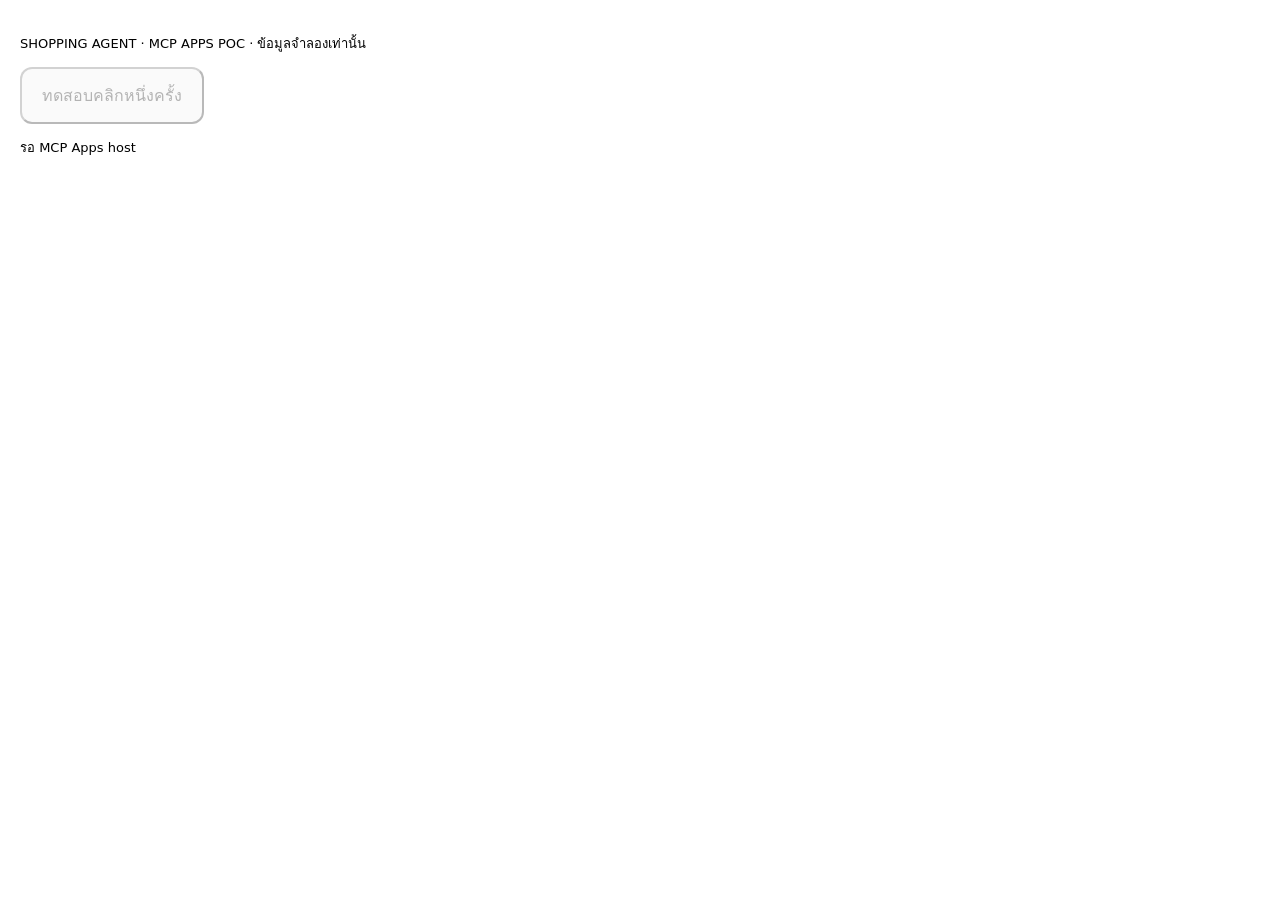
<file: .agents/skills/shopping-agent/assets/mcp-button-poc.html>
<!doctype html><html lang="th"><meta charset="utf-8"><meta name="viewport" content="width=device-width,initial-scale=1">
<style>:root{color-scheme:light dark;font-family:Tahoma,system-ui,sans-serif}body{margin:0;padding:20px}button{font:inherit;border-radius:12px;padding:14px 20px;cursor:pointer}p{font-size:13px}</style>
<p>SHOPPING AGENT · MCP APPS POC · ข้อมูลจำลองเท่านั้น</p>
<button id="test" disabled>ทดสอบคลิกหนึ่งครั้ง</button><p id="status" role="status">รอ MCP Apps host</p>
<script>
(()=>{'use strict';let id=0;const pending=new Map(),button=document.getElementById('test'),status=document.getElementById('status');
function request(method,params){return new Promise((resolve,reject)=>{const key=++id;const timer=setTimeout(()=>{pending.delete(key);reject(new Error('MCP Apps host timeout'))},8000);pending.set(key,{resolve,reject,timer});window.parent.postMessage({jsonrpc:'2.0',id:key,method,params},'*')})}
window.addEventListener('message',event=>{if(event.source!==window.parent)return;const m=event.data;if(!m||m.jsonrpc!=='2.0')return;const p=pending.get(m.id);if(p){clearTimeout(p.timer);pending.delete(m.id);m.error?p.reject(new Error(m.error.message)):p.resolve(m.result)}});
button.addEventListener('click',async()=>{button.disabled=true;try{const r=await request('tools/call',{name:'shopping_demo_click',arguments:{}});status.textContent='รับคลิกแล้ว '+r.structuredContent.clicks+' ครั้ง · '+r.structuredContent.context;
try{await request('ui/message',{role:'user',content:[{type:'text',text:'ทดสอบ Shopping MCP Apps: คลิกปุ่มแล้ว (ข้อมูลจำลองเท่านั้น)'}]});status.textContent+=' · ส่ง follow-up แล้ว'}catch(error){status.textContent+=' · ส่ง follow-up ไม่สำเร็จ: '+error.message}
}catch(error){status.textContent=error.message}finally{button.disabled=false}});
if(window.parent!==window){request('ui/initialize',{appInfo:{name:'shopping-ui-poc',version:'0.1.0'},appCapabilities:{},protocolVersion:'2026-01-26'}).then(()=>{window.parent.postMessage({jsonrpc:'2.0',method:'ui/notifications/initialized',params:{}},'*');button.disabled=false;status.textContent='พร้อมทดสอบคลิก'}).catch(error=>status.textContent=error.message)}
})();
</script></html>
</file>
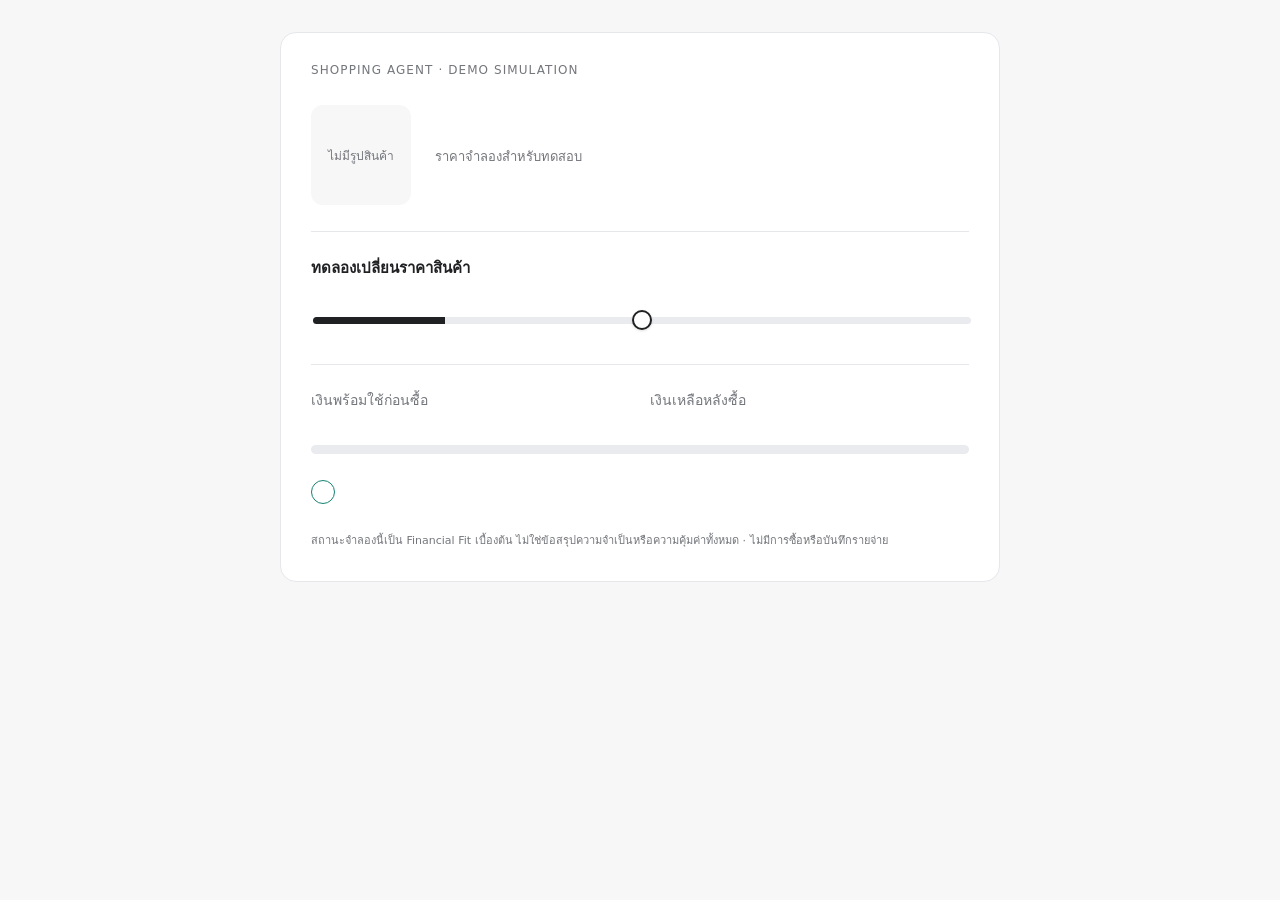
<file: .agents/skills/shopping-agent/assets/simulator.html>
<!doctype html>
<html lang="th"><head><meta charset="utf-8"><meta name="viewport" content="width=device-width,initial-scale=1">
<meta http-equiv="Content-Security-Policy" content="default-src 'none'; script-src 'unsafe-inline'; style-src 'unsafe-inline'; img-src https://static.nike.com; connect-src 'none'; base-uri 'none'; form-action 'none'">
<title>Shopping Agent · Demo Simulation</title>
<style>
:root{color-scheme:light dark;--page:#f7f7f8;--card:#fff;--ink:#202123;--muted:#73767b;--border:#e5e7eb;--track:#e9ebee;--green:#168373;--orange:#b97710;--red:#c74b4b;--tone:var(--green);font-family:Tahoma,"Leelawadee UI",system-ui,sans-serif}
*{box-sizing:border-box}body{margin:0;padding:32px 18px;background:var(--page);color:var(--ink)}.card{max-width:720px;margin:auto;padding:30px;border:1px solid var(--border);border-radius:16px;background:var(--card)}
.eyebrow{font-size:12px;letter-spacing:.09em;color:var(--muted);margin:0 0 28px}.product{display:flex;align-items:center;gap:24px}.photo{flex:0 0 100px;width:100px;height:100px;border-radius:12px;background:var(--page);display:grid;place-items:center;overflow:hidden;font-size:12px;color:var(--muted)}.photo img{width:100px;height:100px;object-fit:contain}.photo[hidden],img[hidden]{display:none}h1{font-size:21px;margin:0 0 8px;line-height:1.4}.sub{font-size:13px;color:var(--muted);margin:0 0 5px}.price{font-size:34px;font-weight:700;line-height:1.5;font-variant-numeric:tabular-nums}.section{margin-top:26px;padding-top:24px;border-top:1px solid var(--border)}label{font-size:15px;font-weight:600}.slider-value{display:block;margin:10px 0 18px;font-size:25px;font-weight:700;font-variant-numeric:tabular-nums}input[type=range]{display:block;width:100%;height:24px;appearance:none;-webkit-appearance:none;background:transparent;cursor:pointer;touch-action:pan-y}input[type=range]::-webkit-slider-runnable-track{height:7px;border-radius:99px;background:linear-gradient(to right,var(--ink) var(--slider-position,20%),var(--track) var(--slider-position,20%))}input[type=range]::-webkit-slider-thumb{appearance:none;-webkit-appearance:none;width:20px;height:20px;margin-top:-6.5px;border-radius:50%;background:var(--card);border:2px solid var(--ink);box-shadow:0 1px 3px #0002}input[type=range]::-moz-range-track{height:7px;border-radius:99px;background:var(--track)}input[type=range]::-moz-range-progress{height:7px;border-radius:99px;background:var(--ink)}input[type=range]::-moz-range-thumb{width:17px;height:17px;border-radius:50%;background:var(--card);border:2px solid var(--ink)}input:focus-visible{outline:2px solid var(--green);outline-offset:6px;border-radius:6px}.ends{display:flex;justify-content:space-between;font-size:11px;color:var(--muted);margin-top:6px}.metrics{display:grid;grid-template-columns:1fr 1fr;gap:20px}.metric-label{font-size:14px;color:var(--muted);margin-bottom:10px}.number{font-size:34px;font-weight:700;line-height:1.3;font-variant-numeric:tabular-nums}.remaining{color:var(--tone)}.spend-label{margin:24px 0 12px;font-size:13px;color:var(--muted)}.bar{height:9px;background:var(--track);border-radius:99px;overflow:hidden}.bar-fill{height:100%;width:0;background:var(--tone);border-radius:99px}.recommendation{display:flex;align-items:flex-start;gap:12px;margin-top:26px}.status-icon{width:24px;height:24px;flex:0 0 24px;border:1.5px solid var(--tone);color:var(--tone);display:grid;place-items:center;border-radius:50%;font-size:14px;font-weight:bold}.rec-title{font-size:17px;font-weight:700;margin:0 0 8px;color:var(--tone)}.rec-detail{font-size:13px;line-height:1.8;color:var(--muted);margin:0}.footer{margin:27px 0 0;font-size:11px;line-height:1.85;color:var(--muted)}.limit{font-size:11px;color:var(--muted);line-height:1.8;margin:10px 0 0}.source{font-size:11px;color:var(--muted);text-decoration:underline}.source[hidden]{display:none}
@media(prefers-color-scheme:dark){:root{--page:#16181c;--card:#202329;--ink:#f1f2f4;--muted:#a5abb4;--border:#363b44;--track:#3a3f48;--green:#64cfb8;--orange:#e3ae50;--red:#f18383}}
@media(max-width:480px){body{padding:14px 10px}.card{padding:22px 18px}.product{gap:15px}h1{font-size:17px}.price,.number{font-size:28px}.metrics{gap:12px}.metric-label{font-size:12px}.eyebrow{font-size:10px}.section{margin-top:22px;padding-top:22px}}
</style></head><body>
<main class="card" id="simulator" data-status="">
<p class="eyebrow">SHOPPING AGENT · DEMO SIMULATION</p>
<div class="product"><div class="photo"><span id="placeholder">ไม่มีรูปสินค้า</span><img id="product-image" hidden alt="" referrerpolicy="no-referrer"></div><div><h1 id="product-name"></h1><p class="sub">ราคาจำลองสำหรับทดสอบ</p><div class="price" id="product-price"></div><a class="source" id="image-source" hidden target="_blank" rel="noreferrer noopener">แหล่งภาพสินค้า</a></div></div>
<section class="section"><label for="price-slider">ทดลองเปลี่ยนราคาสินค้า</label><output class="slider-value" id="slider-price" for="price-slider"></output><input type="range" id="price-slider" aria-label="ทดลองเปลี่ยนราคาสินค้า"><div class="ends"><span id="min-label"></span><span id="max-label"></span></div></section>
<section class="section"><div class="metrics"><div><div class="metric-label">เงินพร้อมใช้ก่อนซื้อ</div><div class="number" id="available"></div></div><div><div class="metric-label">เงินเหลือหลังซื้อ</div><div class="number remaining" id="remaining"></div></div></div>
<p class="spend-label" id="spending-label"></p><div class="bar" role="progressbar" aria-label="สัดส่วนเงินพร้อมใช้ที่ใช้ซื้อ" aria-valuemin="0" aria-valuemax="100" id="spending-bar"><div class="bar-fill" id="bar-fill"></div></div>
<div class="recommendation" role="status" aria-live="polite" aria-atomic="true"><span class="status-icon" id="status-icon" aria-hidden="true"></span><div><p class="rec-title" id="recommendation"></p><p class="rec-detail" id="explanation"></p></div></div>
<p class="footer" id="buffer-note"></p><p class="limit">สถานะจำลองนี้เป็น Financial Fit เบื้องต้น ไม่ใช่ข้อสรุปความจำเป็นหรือความคุ้มค่าทั้งหมด · ไม่มีการซื้อหรือบันทึกรายจ่าย</p></section></main>
<script type="application/json" id="simulation-data">__SIMULATOR_PAYLOAD__</script>
<script>
(()=>{'use strict';const data=JSON.parse(document.getElementById('simulation-data').textContent),get=id=>document.getElementById(id),slider=get('price-slider');
if(data.demoMode!==true)throw new Error('Preview accepts synthetic demo data only');
get('product-name').textContent=data.productName;slider.min=data.slider.minimum;slider.max=data.slider.maximum;slider.step=data.slider.step;slider.value=data.productPrice;
const displayMoney=v=>'฿'+new Intl.NumberFormat('th-TH',{maximumFractionDigits:2}).format(v);
get('min-label').textContent=displayMoney(slider.min);get('max-label').textContent=displayMoney(slider.max);
get('buffer-note').textContent='เกณฑ์เงินเหลือ '+new Intl.NumberFormat('th-TH').format(data.safetyBuffer)+' บาทเป็นสมมติฐานสำหรับ Demo เท่านั้น ยังไม่ใช่เกณฑ์ที่ผ่านการทดสอบหรือเหมาะกับผู้ใช้ทุกคน';
if(data.productImageUrl){const img=get('product-image');img.alt=data.productName;img.onload=()=>{img.hidden=false;get('placeholder').hidden=true};img.onerror=()=>{img.hidden=true;get('placeholder').textContent='โหลดรูปไม่ได้'};img.src=data.productImageUrl;get('image-source').href=data.imageSource;get('image-source').hidden=false;}
function render(){const state=data.states[slider.value];if(!state)throw new Error('No engine-computed state for this slider value');
get('simulator').dataset.status=state.demoFinancialStatus;get('product-price').textContent=state.priceText;get('slider-price').textContent=state.priceText;slider.setAttribute('aria-valuetext',state.priceText);
get('available').textContent=state.availableText||'ยังประเมินไม่ได้';get('remaining').textContent=state.remainingText||'ยังประเมินไม่ได้';
get('spending-label').textContent=state.spendingPercentage===null?'ยังคำนวณสัดส่วนไม่ได้':'ใช้เงินพร้อมใช้ '+state.spendingPercentage+'%';
get('bar-fill').style.width=(state.progressBarWidth||'0')+'%';get('spending-bar').setAttribute('aria-valuenow',state.progressBarWidth||'0');
get('spending-bar').hidden=state.progressBarWidth===null;
const colors={AFFORDABLE:'var(--green)',BUY_WITH_CAUTION:'var(--orange)',WAIT_AND_SAVE:'var(--red)',INSUFFICIENT_DATA:'var(--muted)'};
get('simulator').style.setProperty('--tone',colors[state.demoFinancialStatus]);get('status-icon').textContent=state.demoFinancialStatus==='AFFORDABLE'?'✓':state.demoFinancialStatus==='BUY_WITH_CAUTION'?'!':'!';
get('recommendation').textContent=state.title;get('explanation').textContent=state.explanation;
// Slider-position percentage is purely visual geometry, not a financial formula.
slider.style.setProperty('--slider-position',((Number(slider.value)-Number(slider.min))/(Number(slider.max)-Number(slider.min))*100)+'%');}
slider.addEventListener('input',render);render();
// The same precomputed resource can be mounted by a future MCP Apps host.
// Preview mode has no parent bridge, outgoing fetch or LLM calls.
if(typeof window!=='undefined'&&window.parent!==window){
const initId='shopping-simulator-init';
window.addEventListener('message',event=>{if(event.source!==window.parent)return;const m=event.data;if(m&&m.jsonrpc==='2.0'&&m.id===initId&&!m.error){window.parent.postMessage({jsonrpc:'2.0',method:'ui/notifications/initialized',params:{}},'*')}});
window.parent.postMessage({jsonrpc:'2.0',id:initId,method:'ui/initialize',params:{appInfo:{name:'shopping-purchase-simulator',version:'0.1.0'},appCapabilities:{},protocolVersion:'2026-01-26'}},'*');
}
})();
</script></body></html>
</file>
